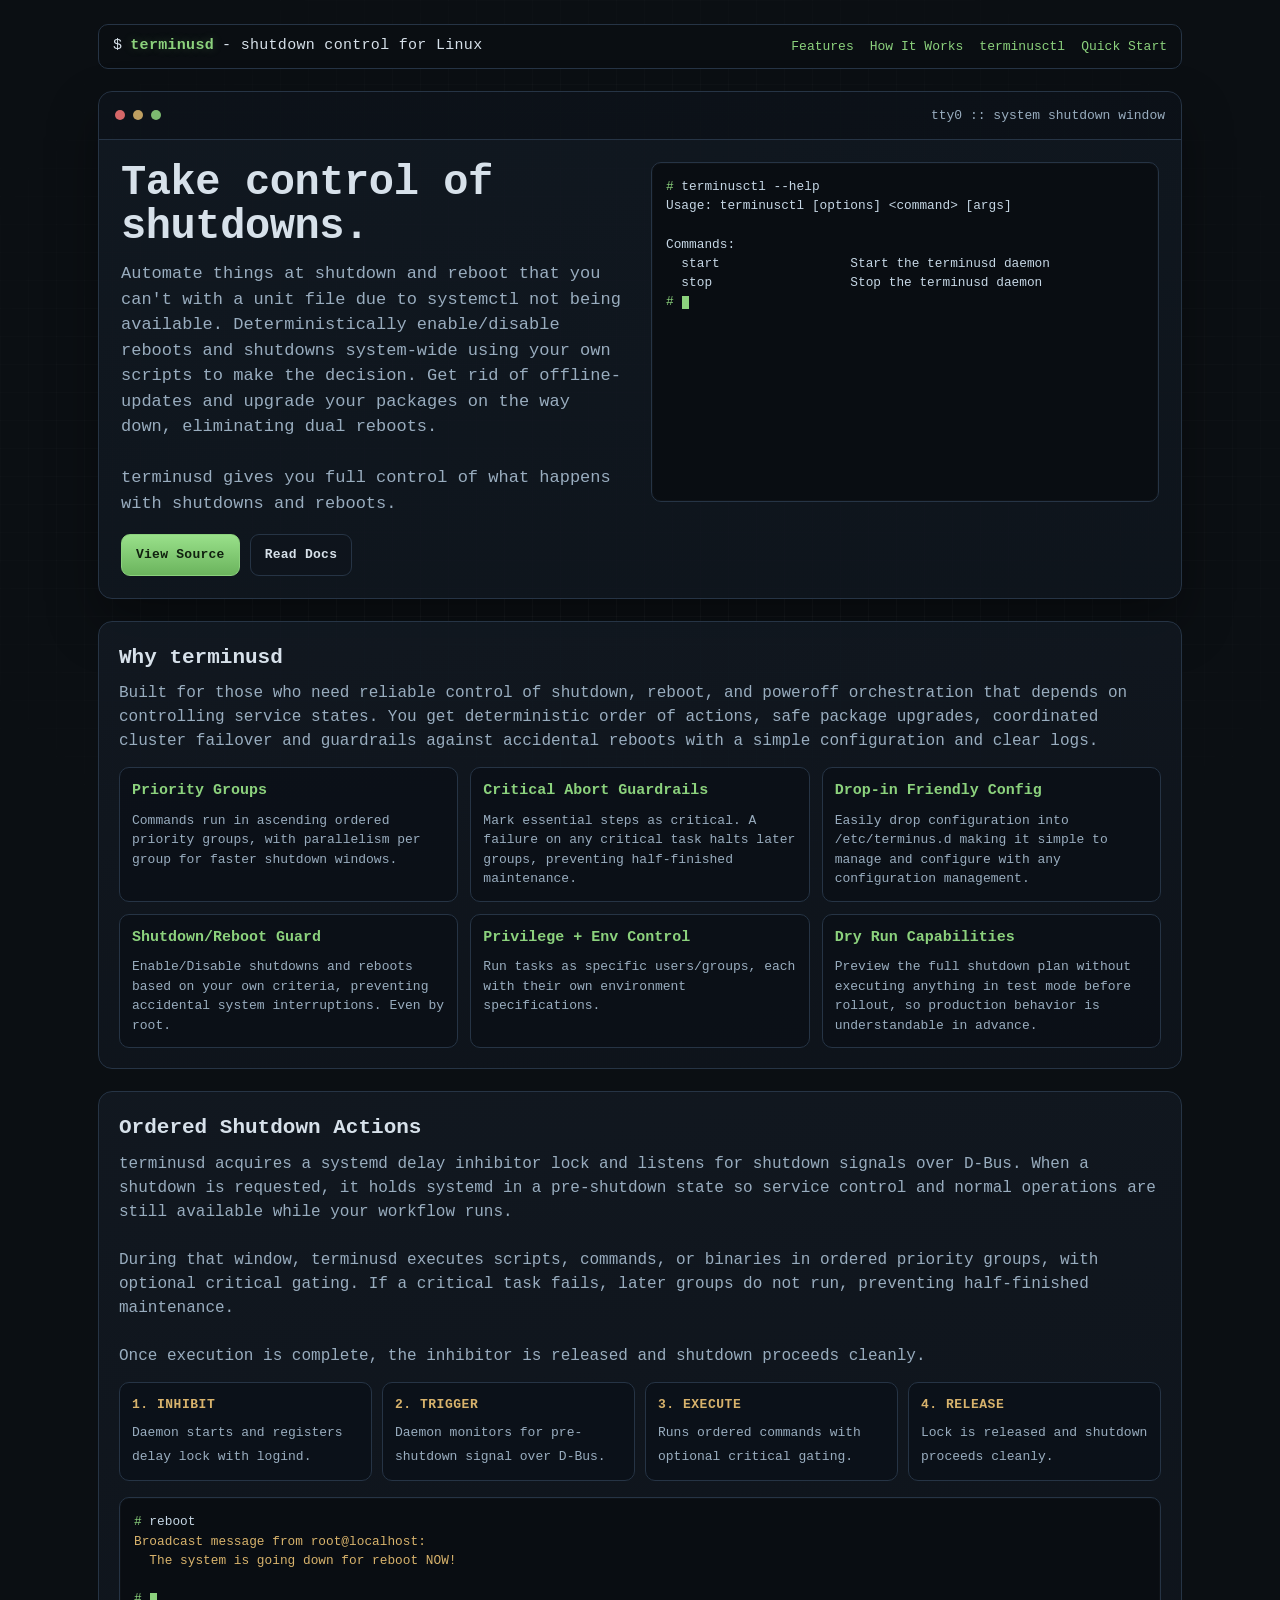
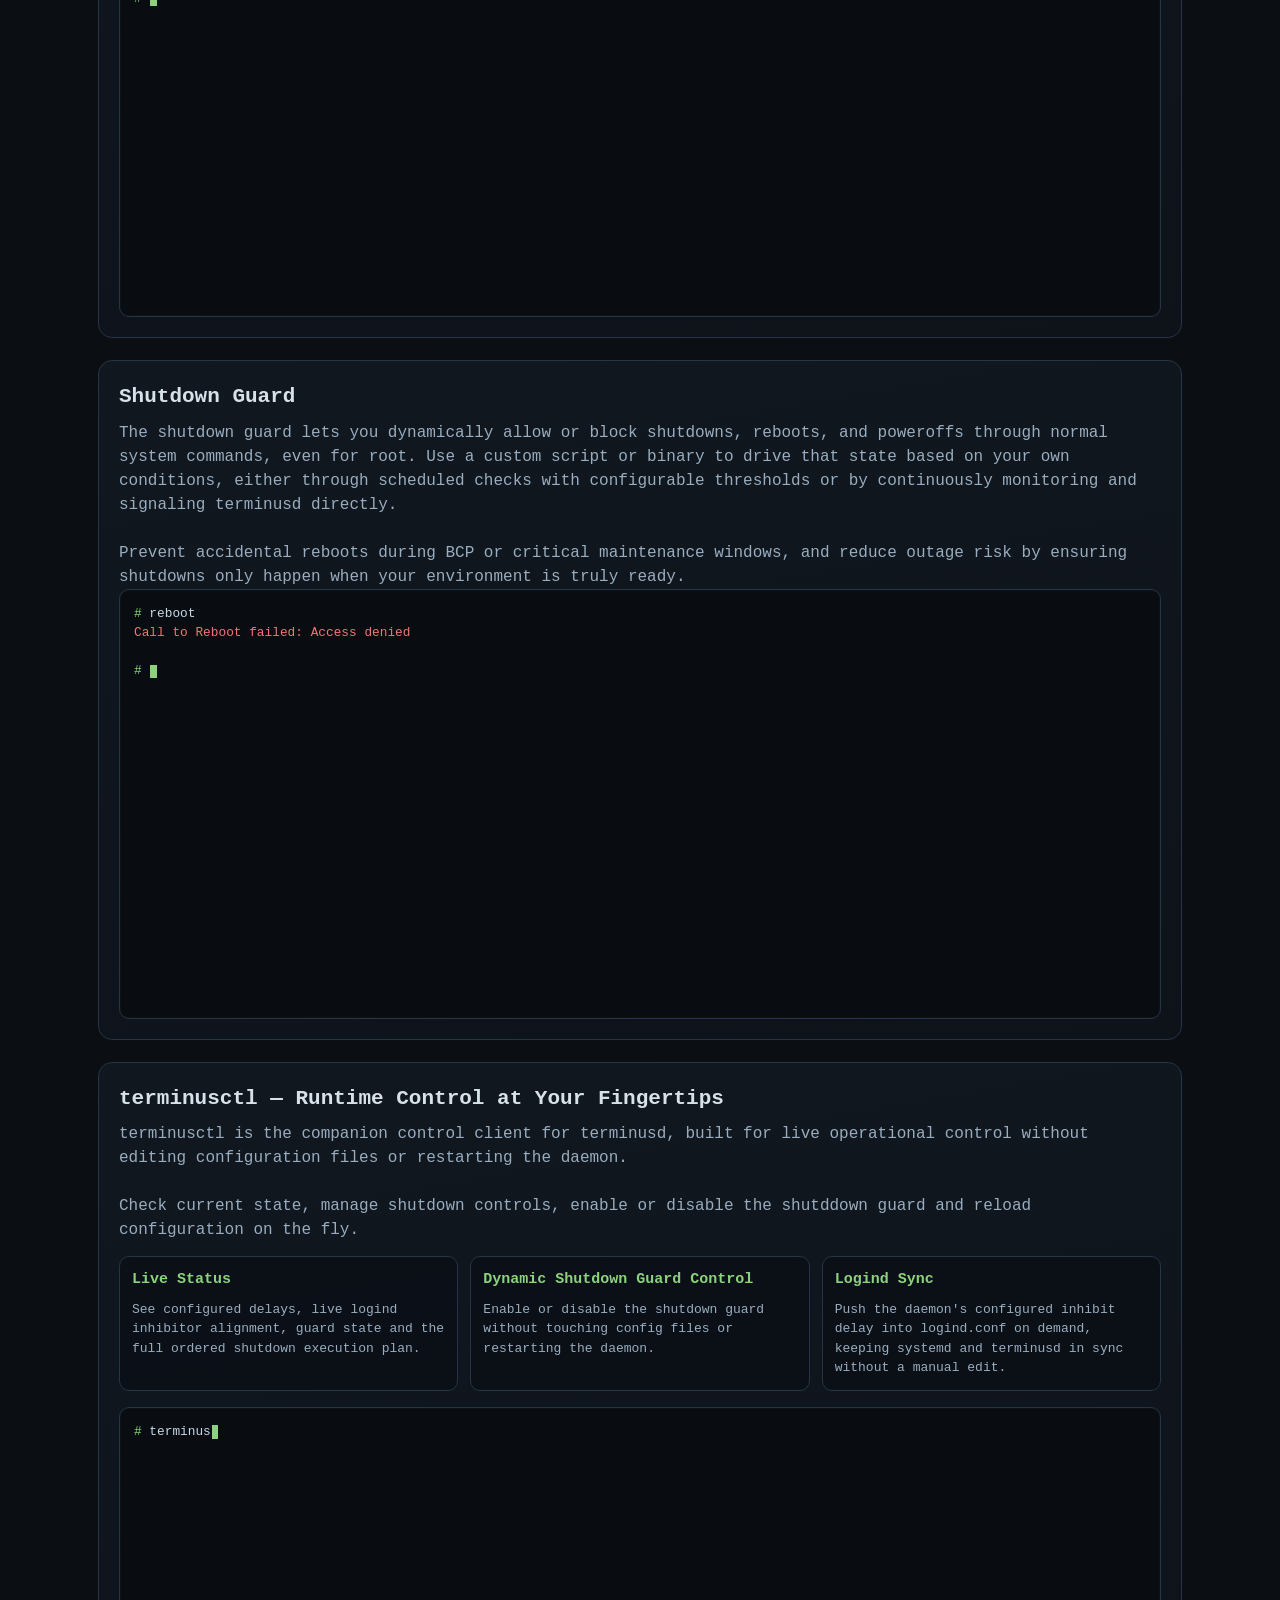
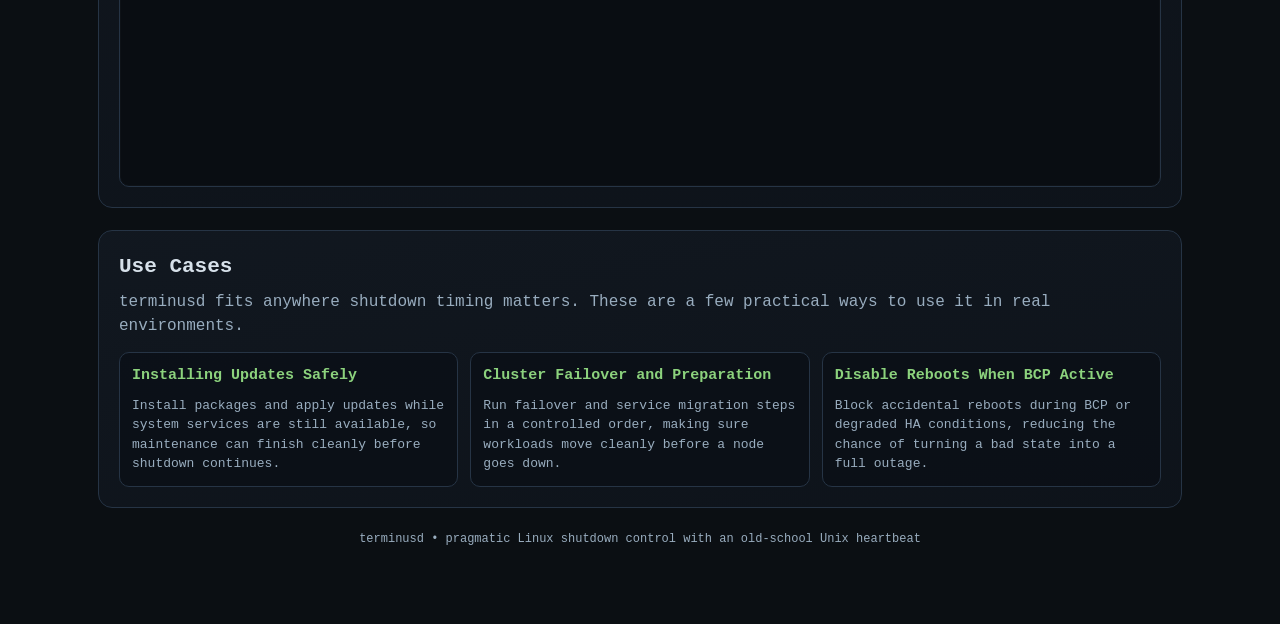
<file: docs/index.html>
<!doctype html>
<html lang="en">
<head>
    <meta charset="utf-8">
    <meta name="viewport" content="width=device-width, initial-scale=1">
    <title>terminusd - Predictable Shutdown Orchestration for Linux</title>
    <meta name="description" content="terminusd is a shutdown inhibitor daemon for Linux. Run priority-based commands before reboot or poweroff with clear logs, safe defaults, and production-grade control.">
    <style>
        :root {
            --bg: #0b0f13;
            --panel: #121922;
            --panel-2: #0f151d;
            --text: #d7e1ea;
            --muted: #99adbf;
            --accent: #8cd27d;
            --accent-2: #d8b36c;
            --line: #263445;
            --glow: rgba(140, 210, 125, 0.25);
            --max: 1120px;
            --radius: 14px;
        }

        * {
            box-sizing: border-box;
        }

        html,
        body {
            margin: 0;
            padding: 0;
            background: radial-gradient(1200px 700px at 85% -20%, #1a2a3a 0%, transparent 55%),
                        radial-gradient(1000px 800px at -15% -30%, #1f2228 0%, transparent 50%),
                        var(--bg);
            color: var(--text);
            font-family: "IBM Plex Mono", "Liberation Mono", "Courier New", monospace;
            line-height: 1.5;
        }

        a {
            color: var(--accent);
            text-decoration: none;
        }

        a:hover {
            text-decoration: underline;
        }

        .shell-grid {
            position: fixed;
            inset: 0;
            background-image:
                linear-gradient(to right, rgba(255,255,255,0.03) 1px, transparent 1px),
                linear-gradient(to bottom, rgba(255,255,255,0.03) 1px, transparent 1px);
            background-size: 28px 28px;
            mask-image: radial-gradient(ellipse at center, black 35%, transparent 90%);
            pointer-events: none;
            z-index: 0;
        }

        .wrap {
            position: relative;
            z-index: 1;
            max-width: var(--max);
            margin: 0 auto;
            padding: 24px 18px 72px;
        }

        .topbar {
            display: flex;
            align-items: center;
            justify-content: space-between;
            gap: 12px;
            padding: 10px 14px;
            border: 1px solid var(--line);
            border-radius: 10px;
            background: rgba(11, 15, 19, 0.78);
            backdrop-filter: blur(5px);
        }

        .brand {
            display: flex;
            gap: 8px;
            align-items: baseline;
            font-size: 15px;
            letter-spacing: 0.02em;
        }

        .brand strong {
            color: var(--accent);
            text-shadow: 0 0 10px var(--glow);
        }

        .top-links {
            display: flex;
            gap: 16px;
            flex-wrap: wrap;
            justify-content: flex-end;
            font-size: 13px;
            color: var(--muted);
        }

        .hero {
            margin-top: 22px;
            border: 1px solid var(--line);
            border-radius: var(--radius);
            background: linear-gradient(165deg, rgba(18,25,34,0.92), rgba(15,21,29,0.92));
            overflow: hidden;
            box-shadow: 0 24px 50px rgba(0, 0, 0, 0.35);
            animation: rise 600ms ease-out both;
        }

        .hero-head {
            display: flex;
            align-items: center;
            justify-content: space-between;
            gap: 16px;
            padding: 14px 16px;
            border-bottom: 1px solid var(--line);
            background: rgba(0, 0, 0, 0.24);
            color: var(--muted);
            font-size: 13px;
        }

        .dots {
            display: inline-flex;
            gap: 8px;
        }

        .dot {
            width: 10px;
            height: 10px;
            border-radius: 50%;
            opacity: 0.88;
        }

        .dot:nth-child(1) { background: #f27474; }
        .dot:nth-child(2) { background: #d8b36c; }
        .dot:nth-child(3) { background: #8cd27d; }

        .hero-body {
            display: grid;
            grid-template-columns: 1fr 1fr;
            gap: 22px;
            padding: 22px;
        }

        h1 {
            margin: 0;
            font-size: clamp(24px, 4.6vw, 42px);
            line-height: 1.04;
            letter-spacing: -0.01em;
        }

        .tagline {
            margin-top: 12px;
            color: var(--muted);
            font-size: clamp(14px, 1.8vw, 17px);
            max-width: 62ch;
        }

        .cta {
            margin-top: 18px;
            display: flex;
            gap: 10px;
            flex-wrap: wrap;
        }

        .btn {
            display: inline-block;
            border: 1px solid var(--line);
            border-radius: 9px;
            padding: 10px 14px;
            font-weight: 600;
            font-size: 13px;
            letter-spacing: 0.02em;
        }

        .btn.primary {
            background: linear-gradient(180deg, #99e08a, #6bb45d);
            color: #10210f;
            border-color: #8bd17c;
        }

        .btn.ghost {
            background: #0e141c;
            color: var(--text);
        }

        .terminal {
            border: 1px solid var(--line);
            border-radius: 10px;
            padding: 14px;
            background: #090d12;
            color: #c6d7e5;
            font-size: 12.8px;
            box-shadow: inset 0 0 0 1px rgba(255,255,255,0.02);
        }

        .terminal pre {
            margin: 0;
            white-space: pre-wrap;
            word-break: break-word;
        }

        .terminal .ok {
            color: var(--accent);
        }

        .terminal .warn {
            color: var(--accent-2);
        }

        .terminal .error {
            color: #f27474;
        }

        .section {
            margin-top: 22px;
            border: 1px solid var(--line);
            border-radius: var(--radius);
            background: linear-gradient(170deg, rgba(18,25,34,0.9), rgba(14,20,28,0.9));
            padding: 20px;
            animation: rise 650ms ease-out both;
        }

        .section h2 {
            margin: 0 0 8px;
            font-size: 21px;
        }

        .section p {
            margin: 0;
            color: var(--muted);
        }

        .features {
            margin-top: 14px;
            display: grid;
            grid-template-columns: repeat(3, minmax(0, 1fr));
            gap: 12px;
        }

        .card {
            border: 1px solid var(--line);
            border-radius: 10px;
            background: rgba(10, 15, 22, 0.7);
            padding: 12px;
        }

        .card h3 {
            margin: 0;
            font-size: 15px;
            color: var(--accent);
        }

        .card p {
            margin-top: 8px;
            font-size: 13px;
            color: var(--muted);
        }

        .flow {
            margin-top: 14px;
            display: grid;
            grid-template-columns: repeat(4, minmax(0, 1fr));
            gap: 10px;
        }

        .step {
            border: 1px solid var(--line);
            border-radius: 10px;
            padding: 12px;
            background: rgba(11, 16, 24, 0.72);
        }

        .step strong {
            display: block;
            color: var(--accent-2);
            margin-bottom: 6px;
            font-size: 13px;
            text-transform: uppercase;
            letter-spacing: 0.04em;
        }

        .step span {
            color: var(--muted);
            font-size: 13px;
        }

        .foot {
            margin-top: 22px;
            color: var(--muted);
            font-size: 12px;
            text-align: center;
        }

        @keyframes rise {
            from {
                transform: translateY(10px);
                opacity: 0;
            }
            to {
                transform: translateY(0);
                opacity: 1;
            }
        }

        @media (max-width: 960px) {
            .hero-body {
                grid-template-columns: 1fr;
            }

            .features {
                grid-template-columns: 1fr 1fr;
            }

            .flow {
                grid-template-columns: 1fr 1fr;
            }
        }

        @media (max-width: 640px) {
            .wrap {
                padding: 14px 12px 42px;
            }

            .topbar {
                padding: 10px;
            }

            .hero-body,
            .section {
                padding: 14px;
            }

            .features,
            .flow {
                grid-template-columns: 1fr;
            }

            .top-links {
                width: 100%;
                justify-content: flex-start;
            }
        }

        .hero-anim-terminal {
            overflow-y: auto;
            height: 340px;
            scroll-behavior: smooth;
        }

        .guard-anim-terminal {
            overflow-y: auto;
            height: 430px;
            scroll-behavior: smooth;
        }

        .ordered-anim-terminal {
            overflow-y: auto;
            height: 420px;
            scroll-behavior: smooth;
            margin-top: 16px;
        }

        .hero-anim-terminal pre {
            margin: 0;
            white-space: pre-wrap;
            word-break: break-all;
        }

        .guard-anim-terminal pre {
            margin: 0;
            white-space: pre-wrap;
            word-break: break-all;
        }

        .ordered-anim-terminal pre {
            margin: 0;
            white-space: pre-wrap;
            word-break: break-all;
        }

        .terminusctl-anim-terminal {
            overflow-y: auto;
            height: 380px;
            scroll-behavior: smooth;
            margin-top: 16px;
        }

        .terminusctl-anim-terminal pre {
            margin: 0;
            white-space: pre-wrap;
            word-break: break-all;
        }

        .hero-cursor {
            display: inline-block;
            width: 0.52em;
            height: 1.05em;
            background-color: var(--accent);
            vertical-align: text-bottom;
            margin-left: 1px;
            animation: term-blink 1.1s step-end infinite;
        }

        @keyframes term-blink {
            0%, 100% { opacity: 1; }
            50%       { opacity: 0; }
        }
    </style>
<!-- Google tag (gtag.js) -->
<script async src="https://www.googletagmanager.com/gtag/js?id=G-PKZZ3B1RT5"></script>
<script>
  window.dataLayer = window.dataLayer || [];
  function gtag(){dataLayer.push(arguments);}
  gtag('js', new Date());

  gtag('config', 'G-PKZZ3B1RT5');
</script>
</head>
<body>
    <div class="shell-grid" aria-hidden="true"></div>
    <main class="wrap">
        <header class="topbar">
            <div class="brand">
                <span>$</span>
                <strong>terminusd</strong>
                <span>- shutdown control for Linux</span>
            </div>
            <nav class="top-links" aria-label="Primary">
                <a href="#features">Features</a>
                <a href="#how">How It Works</a>
                <a href="#terminusctl">terminusctl</a>
                <a href="#start">Quick Start</a>
            </nav>
        </header>

        <section class="hero" id="start">
            <div class="hero-head">
                <div class="dots" aria-hidden="true">
                    <span class="dot"></span>
                    <span class="dot"></span>
                    <span class="dot"></span>
                </div>
                <span>tty0 :: system shutdown window</span>
            </div>
            <div class="hero-body">
                <div>
                    <h1>Take control of shutdowns.</h1>
                    <p class="tagline">
                        Automate things at shutdown and reboot that you can't with a unit file due to systemctl not being available.
                        Deterministically enable/disable reboots and shutdowns system-wide using your own scripts to make the decision.
                        Get rid of <code>offline-updates</code> and upgrade your packages on the way down, eliminating dual reboots.
                        <br><br><code>terminusd</code> gives you full control of what happens with shutdowns and reboots.
                    </p>
                    <div class="cta">
                        <a class="btn primary" href="https://github.com/JonnyWhatshisface/systemd-shutdown-inhibitor">View Source</a>
                        <a class="btn ghost" href="overview.html">Read Docs</a>
                    </div>
                </div>
                <aside class="terminal hero-anim-terminal" id="hero-anim-wrap" aria-label="Animated terminusctl demo">
<pre id="hero-anim-pre"></pre>
                </aside>
            </div>
        </section>

        <section class="section" id="features">
            <h2>Why terminusd</h2>
            <p>
                Built for those who need reliable control of shutdown, reboot, and poweroff orchestration that depends on controlling
                service states. You get deterministic order of actions, safe package upgrades, coordinated cluster failover and guardrails
                 against accidental reboots with a simple configuration and clear logs.
            </p>
            <div class="features">
                <article class="card">
                    <h3>Priority Groups</h3>
                    <p>Commands run in ascending ordered <code>priority groups</code>, with parallelism per group for faster shutdown windows.</p>
                </article>
                <article class="card">
                    <h3>Critical Abort Guardrails</h3>
                    <p>Mark essential steps as <code>critical</code>. A failure on any critical task halts later groups, preventing half-finished maintenance.</p>
                </article>
                <article class="card">
                    <h3>Drop-in Friendly Config</h3>
                    <p>Easily drop configuration into <code>/etc/terminus.d</code> making it simple to manage and configure with any configuration management.</p>
                </article>
                <article class="card">
                    <h3>Shutdown/Reboot Guard</h3>
                    <p>Enable/Disable shutdowns and reboots based on your own criteria, preventing accidental system interruptions. Even by root.</p>
                </article>
                <article class="card">
                    <h3>Privilege + Env Control</h3>
                    <p>Run tasks as specific users/groups, each with their own environment specifications.</p>
                </article>
                <article class="card">
                    <h3>Dry Run Capabilities</h3>
                    <p>Preview the full shutdown plan without executing anything in test mode before rollout, so production behavior is understandable in advance.</p>
                </article>
            </div>
        </section>

        <section class="section" id="how">
            <h2>Ordered Shutdown Actions</h2>
            <p>
                terminusd acquires a systemd delay inhibitor lock and listens for shutdown signals over D-Bus. When a shutdown is
                requested, it holds systemd in a pre-shutdown state so service control and normal operations are still available while
                your workflow runs.
                <br><br>
                During that window, terminusd executes scripts, commands, or binaries in ordered priority groups, with optional critical
                gating. If a critical task fails, later groups do not run, preventing half-finished maintenance.
                <br><br>
                Once execution is complete, the inhibitor is released and shutdown proceeds cleanly.
            </p>
            <div class="flow">
                <div class="step"><strong>1. Inhibit</strong><span>Daemon starts and registers delay lock with logind.</span></div>
                <div class="step"><strong>2. Trigger</strong><span>Daemon monitors for pre-shutdown signal over D-Bus.</span></div>
                <div class="step"><strong>3. Execute</strong><span>Runs ordered commands with optional critical gating.</span></div>
                <div class="step"><strong>4. Release</strong><span>Lock is released and shutdown proceeds cleanly.</span></div>
            </div>
            <aside class="terminal ordered-anim-terminal" id="ordered-anim-wrap" aria-label="Ordered shutdown actions animated output">
<pre id="ordered-anim-pre"></pre>
            </aside>
        </section>
        <section class="section" id="how">
            <h2>Shutdown Guard</h2>
            <p>
                The shutdown guard lets you dynamically allow or block shutdowns, reboots, and poweroffs through normal system
                commands, even for root. Use a custom script or binary to drive that state based on your own conditions,
                either through scheduled checks with configurable thresholds or by continuously monitoring and signaling
                terminusd directly.
                <br><br>
                Prevent accidental reboots during BCP or critical maintenance windows, and reduce outage risk by ensuring shutdowns
                only happen when your environment is truly ready.
            </p>
        <aside class="terminal guard-anim-terminal" id="guard-anim-wrap" aria-label="Animated shutdown guard demo">
    <pre id="guard-anim-pre"></pre>
        </aside>
        </section>

        <section class="section" id="terminusctl">
            <h2>terminusctl — Runtime Control at Your Fingertips</h2>
            <p>
                terminusctl is the companion control client for terminusd, built for live operational control without
                editing configuration files or restarting the daemon.
                <br><br>
                Check current state, manage shutdown controls, enable or disable the shutddown guard and reload configuration on the fly.
            </p>
            <div class="features" style="margin-top: 14px;">
                <article class="card">
                    <h3>Live Status</h3>
                    <p>See configured delays, live logind inhibitor alignment, guard state and the full ordered shutdown execution plan.</p>
                </article>
                <article class="card">
                    <h3>Dynamic Shutdown Guard Control</h3>
                    <p>Enable or disable the shutdown guard without touching config files or restarting the daemon.</p>
                </article>
                <article class="card">
                    <h3>Logind Sync</h3>
                    <p>Push the daemon's configured inhibit delay into logind.conf on demand, keeping systemd and terminusd in sync without a manual edit.</p>
                </article>
            </div>
            <aside class="terminal terminusctl-anim-terminal" id="terminusctl-anim-wrap" aria-label="Animated terminusctl demo">
<pre id="terminusctl-anim-pre"></pre>
            </aside>
        </section>

        <section class="section" id="use-cases">
            <h2>Use Cases</h2>
            <p>terminusd fits anywhere shutdown timing matters. These are a few practical ways to use it in real environments.</p>
            <div class="features">
                <article class="card">
                    <h3>Installing Updates Safely</h3>
                    <p>Install packages and apply updates while system services are still available, so maintenance can finish cleanly before shutdown continues.</p>
                </article>
                <article class="card">
                    <h3>Cluster Failover and Preparation</h3>
                    <p>Run failover and service migration steps in a controlled order, making sure workloads move cleanly before a node goes down.</p>
                </article>
                <article class="card">
                    <h3>Disable Reboots When BCP Active</h3>
                    <p>Block accidental reboots during BCP or degraded HA conditions, reducing the chance of turning a bad state into a full outage.</p>
                </article>
            </div>
        </section>

        <footer class="foot">
            terminusd • pragmatic Linux shutdown control with an old-school Unix heartbeat
        </footer>
    </main>
<script>
(function () {
    'use strict';

    /* ─── Shared terminal animation engine ─────────────────────────────────────
     *
     * TermAnim(preId, wrapId, opts) → instance
     *
     * opts keys (all optional):
     *   prompt      string   prompt prefix          default '# '
     *   typeMin     ms       min char delay          default 34
     *   typeJitter  ms       random added delay      default 22
     *   cmdPause    ms       pause after command     default 400
     *   lineDelay   ms       delay between lines     default 60
     *
     * instance methods:
     *   ln(text, cls)                 → line object { text, cls }
     *   typeCmd(cmd, done, [pause])   type a command then call done
     *   showLines(lines, done, [ms])  stream output lines then call done
     *   addLine(text, [cls])          append a line instantly
     *   addBlankLine()                append blank line + re-render
     *   setPrompt(bool)               show/hide idle prompt
     *   clear()                       reset terminal state
     *   render()                      force re-render
     *   runSteps(steps, stepGap, endPause)
     *     steps[]: { cmd, out[], cmdPause?, lineDelay? }
     * ─────────────────────────────────────────────────────────────────────── */
    function TermAnim(preId, wrapId, opts) {
        var pre  = document.getElementById(preId);
        var wrap = document.getElementById(wrapId);
        if (!pre || !wrap) return null;

        opts = opts || {};
        var PROMPT      = opts.prompt     || '# ';
        var TYPE_MIN    = opts.typeMin    || 34;
        var TYPE_JITTER = opts.typeJitter || 22;
        var CMD_PAUSE   = opts.cmdPause   || 400;
        var LINE_DELAY  = opts.lineDelay  || 60;

        var html       = '';
        var isTyping   = false;
        var showPrompt = true;

        function esc(s) {
            return s.replace(/&/g, '&amp;').replace(/</g, '&lt;').replace(/>/g, '&gt;');
        }

        function render() {
            var p = (showPrompt && !isTyping) ? '<span class="ok">' + esc(PROMPT) + '</span>' : '';
            pre.innerHTML = html + p + '<span class="hero-cursor"></span>';
            wrap.scrollTop = wrap.scrollHeight;
        }

        function addLine(text, cls) {
            var e = esc(text || '');
            html += cls ? '<span class="' + cls + '">' + e + '</span>\n' : e + '\n';
        }

        function addBlankLine() {
            html += '\n';
            render();
        }

        function clear() {
            html       = '';
            isTyping   = false;
            showPrompt = true;
        }

        function typeCmd(cmd, done, pauseOverride) {
            var pause = (pauseOverride !== undefined) ? pauseOverride : CMD_PAUSE;
            isTyping = true;
            html += '<span class="ok">' + esc(PROMPT) + '</span>';
            var i = 0;
            function tick() {
                if (i < cmd.length) {
                    html += esc(cmd[i++]);
                    render();
                    setTimeout(tick, TYPE_MIN + Math.random() * TYPE_JITTER);
                } else {
                    html += '\n';
                    isTyping = false;
                    render();
                    setTimeout(done, pause);
                }
            }
            render();
            setTimeout(tick, 90);
        }

        function showLines(lines, done, delayOverride) {
            var delay = (delayOverride !== undefined) ? delayOverride : LINE_DELAY;
            function next(idx) {
                if (idx >= lines.length) { render(); done(); return; }
                addLine(lines[idx].text, lines[idx].cls);
                render();
                setTimeout(function () { next(idx + 1); }, delay);
            }
            next(0);
        }

        function runSteps(steps, stepGap, endPause) {
            stepGap  = stepGap  || 6000;
            endPause = endPause || 120000;
            function doStep(i) {
                if (i >= steps.length) {
                    setTimeout(function () { clear(); render(); doStep(0); }, endPause);
                    return;
                }
                var step = steps[i];
                var ld = (step.lineDelay !== undefined) ? step.lineDelay : LINE_DELAY;
                typeCmd(step.cmd, function () {
                    showLines(step.out || [], function () {
                        addBlankLine();
                        setTimeout(function () { doStep(i + 1); }, stepGap);
                    }, ld);
                }, step.cmdPause);
            }
            clear(); render();
            setTimeout(function () { doStep(0); }, 600);
        }

        return {
            ln:           function (text, cls) { return { text: text || '', cls: cls || '' }; },
            render:       render,
            addLine:      addLine,
            addBlankLine: addBlankLine,
            clear:        clear,
            typeCmd:      typeCmd,
            showLines:    showLines,
            runSteps:     runSteps,
            setPrompt:    function (v) { showPrompt = v; }
        };
    }

    /* ─── Visibility-triggered start ─────────────────────────────────────────
     * Fires cb() once when el enters the viewport (≥10% visible).
     * Falls back to an immediate call when IntersectionObserver is unavailable.
     * ─────────────────────────────────────────────────────────────────────── */
    function whenVisible(el, cb) {
        if (!el || !('IntersectionObserver' in window)) { cb(); return; }
        var io = new IntersectionObserver(function (entries) {
            if (entries[0].isIntersecting) { io.disconnect(); cb(); }
        }, { threshold: 0.1 });
        io.observe(el);
    }

    /* ─── Hero terminal ─────────────────────────────────────────────────────── */
    (function () {
        var t = TermAnim('hero-anim-pre', 'hero-anim-wrap', {
            typeMin: 34, typeJitter: 26, cmdPause: 380, lineDelay: 52
        });
        if (!t) return;
        var ln = t.ln;

        whenVisible(document.getElementById('hero-anim-wrap'), function () { t.runSteps([
            {
                cmd: 'terminusctl --help',
                out: [
                    ln('Usage: terminusctl [options] <command> [args]'),
                    ln(''),
                    ln('Commands:'),
                    ln('  start                 Start the terminusd daemon'),
                    ln('  stop                  Stop the terminusd daemon'),
                    ln('  status                Show current daemon status'),
                    ln('  reload-config         Reload scripts/config'),
                    ln('  shutdown-guard        enable|disable shutdown guard'),
                    ln('  shutdown-commands     enable|disable shutdown commands'),
                    ln('  system-reboot         Request reboot through daemon'),
                    ln('  system-shutdown       Request shutdown through daemon'),
                    ln(''),
                    ln('Options:'),
                    ln('  -f, --force           Skip confirmation prompt'),
                    ln('  --set-logind-inhibitor-delay'),
                    ln('                        Write daemon inhibit delay to logind.conf'),
                    ln('  --skip-scripts        Skip script execution'),
                    ln('  -h, --help            Show this help'),
                ]
            },
            {
                cmd: 'terminusctl status',
                out: [
                    ln('========================================'),
                    ln('            terminusd status'),
                    ln('========================================'),
                    ln(''),
                    ln('Inhibitor Settings'),
                    ln('------------------'),
                    ln('Daemon Max Delay       : 30s'),
                    ln('Logind Max Delay       : 30s'),
                    ln('Delay Match            : yes'),
                    ln(''),
                    ln('Shutdown Controls'),
                    ln('-----------------'),
                    ln('Shutdown Requests      : disabled', 'error'),
                    ln('Shutdown Guard         : enabled'),
                    ln('Guard Type             : persist'),
                    ln('Guard Command          : /usr/libexec/terminusd/examples/example-persistent-shutdown-guard.sh'),
                    ln(''),
                    ln('Shutdown Execution Plan'),
                    ln('-----------------------'),
                    ln('Enabled scripts        : 4'),
                    ln('Priority 100           : notifyusers'),
                    ln('  Command              : /usr/libexec/terminusd/examples/notify.sh'),
                    ln('  Critical             : no'),
                    ln('Priority 200           : drain-app'),
                    ln('  Command              : /usr/local/bin/drain-app-traffic --timeout 20'),
                    ln('  Critical             : yes', 'warn'),
                    ln('Priority 300           : applyupdates'),
                    ln('  Command              : /usr/libexec/terminusd/examples/applyupdates.sh'),
                    ln('  Critical             : no'),
                    ln('Priority 900           : final-sync'),
                    ln('  Command              : /usr/bin/sync'),
                    ln('  Critical             : no'),
                ]
            },
            {
                cmd: 'cat /var/log/messages | grep terminusd',
                lineDelay: 68,
                out: [
                    ln('Mar 28 09:14:02 localhost terminusd[1842]: inhibitor lock acquired (fd=5)'),
                    ln('Mar 28 09:14:02 localhost terminusd[1842]: listening for pre-shutdown on D-Bus'),
                    ln('Mar 28 09:14:03 localhost terminusd[1842]: [shutdown_guard] persist mode: command="/usr/libexec/terminusd/examples/example-persistent-shutdown-guard.sh"'),
                    ln('Mar 28 09:14:03 localhost terminusd[1842]: [shutdown_guard] persistent user-defined guard started (pid 1849)'),
                    ln('Mar 28 09:44:18 localhost terminusd[1842]: [shutdown_guard] WARNING: IP 192.168.1.225 not responding (failure 1/3)', 'warn'),
                    ln('Mar 28 09:44:48 localhost terminusd[1842]: [shutdown_guard] WARNING: IP 192.168.1.225 not responding (failure 2/3)', 'warn'),
                    ln('Mar 28 09:45:18 localhost terminusd[1842]: [shutdown_guard] WARNING: Failure threshold reached; requesting shutdown disable', 'warn'),
                    ln('Mar 28 09:45:18 localhost terminusd[1842]: [shutdown_guard] DISABLED shutdowns', 'warn'),
                ]
            },
            {
                cmd: '/usr/sbin/reboot',
                cmdPause: 180,
                out: [ ln('Call to Reboot failed: Access denied', 'error') ]
            },
            {
                cmd: 'systemctl reboot',
                cmdPause: 180,
                out: [ ln('Call to Reboot failed: Access denied', 'error') ]
            },
            {
                cmd: 'terminusctl shutdown-commands enable',
                out: [ ln('shutdown enabled', 'ok') ]
            },
            {
                cmd: 'reboot',
                out: [
                    ln('NOTICE: broadcast wall message to logged-in users', 'warn'),
                    ln('Broadcast message from root@localhost:'),
                    ln('  System is preparing for shutdown. Please save your work and log out.'),
                ]
            },
            {
                cmd: 'cat /var/log/messages | grep -i terminus',
                lineDelay: 68,
                out: [
                    ln('Mar 28 09:46:02 localhost terminusd[1842]: [notifyusers] Launching command="/usr/libexec/terminusd/examples/example-shutdown-notify.sh" priority=100 user=root group=root'),
                    ln('Mar 28 09:46:03 localhost terminusd[1842]: [notifyusers] NOTICE: broadcast wall message to logged-in users'),
                    ln('Mar 28 09:46:03 localhost terminusd[1842]: [notifyusers] finished successfully'),
                    ln('Mar 28 09:46:04 localhost terminusd[1842]: [drain-app] Launching command="/usr/local/bin/drain-app-traffic --timeout 20" priority=200 user=root group=root'),
                    ln('Mar 28 09:46:26 localhost terminusd[1842]: [drain-app] finished successfully'),
                    ln('Mar 28 09:46:27 localhost terminusd[1842]: [applyupdates] Launching command="/usr/libexec/terminusd/examples/example-package-updates.sh" priority=300 user=root group=root'),
                    ln('Mar 28 09:57:32 localhost terminusd[1842]: [applyupdates] finished successfully'),
                    ln('Mar 28 09:57:33 localhost terminusd[1842]: [final-sync] Launching command="/usr/bin/sync" priority=900 user=root group=root'),
                    ln('Mar 28 09:57:34 localhost terminusd[1842]: [final-sync] finished successfully'),
                    ln('Mar 28 09:57:34 localhost terminusd[1842]: All scripts finished. Releasing inhibitor lock.'),
                    ln(''),
                    ln('Notice: Updates have finished installing and the system will now reboot!'),
                    ln(''),
                    ln('Connection to localhost closed by remote host.', 'error'),
                    ln('client_loop: send disconnect: Broken pipe', 'error'),
                ]
            },
        ], 6000, 120000); }); // end whenVisible
    }());

    /* ─── Ordered shutdown terminal ─────────────────────────────────────────── */
    (function () {
        var t = TermAnim('ordered-anim-pre', 'ordered-anim-wrap', {
            typeMin: 34, typeJitter: 22, lineDelay: 66, cmdPause: 450
        });
        if (!t) return;
        var ln = t.ln;
        var STEP_GAP  = 6000;
        var END_PAUSE = 95000;

        function run() {
            t.clear(); t.render();
            t.typeCmd('reboot', function () {
                t.addLine('Broadcast message from root@localhost:', 'warn');
                t.addLine('  The system is going down for reboot NOW!', 'warn');
                t.addBlankLine();
                setTimeout(function () {
                    t.typeCmd('tail -f /var/log/messages | grep terminusd', function () {
                        t.setPrompt(false);
                        t.showLines([
                            ln('Mar 28 11:05:02 localhost terminusd[1842]: [notifyusers] Launching command="/usr/libexec/terminusd/examples/example-shutdown-notify.sh" priority=100 user=root group=root'),
                            ln('Mar 28 11:05:03 localhost terminusd[1842]: [notifyusers] NOTICE: broadcast wall message to logged-in users'),
                            ln('Mar 28 11:05:03 localhost terminusd[1842]: [notifyusers] finished successfully'),
                            ln('Mar 28 11:05:04 localhost terminusd[1842]: [drain-app] Launching command="/usr/local/bin/drain-app-traffic --timeout 20" priority=200 user=root group=root'),
                            ln('Mar 28 11:06:15 localhost terminusd[1842]: [drain-app] finished successfully'),
                            ln('Mar 28 11:06:16 localhost terminusd[1842]: [applyupdates] Launching command="/usr/libexec/terminusd/examples/example-package-updates.sh" priority=300 user=root group=root'),
                            ln('Mar 28 11:17:08 localhost terminusd[1842]: [applyupdates] finished successfully'),
                            ln('Mar 28 11:17:09 localhost terminusd[1842]: [final-sync] Launching command="/usr/bin/sync" priority=900 user=root group=root'),
                            ln('Mar 28 11:17:15 localhost terminusd[1842]: [final-sync] finished successfully'),
                            ln('Mar 28 11:17:16 localhost terminusd[1842]: All scripts finished. Releasing inhibitor lock.'),
                            ln(''),
                            ln('Connection to localhost closed by remote host.', 'error'),
                            ln('client_loop: send disconnect: Broken pipe', 'error'),
                        ], function () {
                            t.setPrompt(false);
                            t.render();
                            setTimeout(run, END_PAUSE);
                        });
                    });
                }, STEP_GAP);
            });
        }

        whenVisible(document.getElementById('ordered-anim-wrap'), run);
    }());

    /* ─── Shutdown guard terminal ────────────────────────────────────────────── */
    (function () {
        var t = TermAnim('guard-anim-pre', 'guard-anim-wrap', {
            typeMin: 34, typeJitter: 22, lineDelay: 68, cmdPause: 420
        });
        if (!t) return;
        var ln = t.ln;
        var STEP_GAP       = 6000;
        var LONG_TAIL_WAIT = 10000;
        var END_PAUSE      = 90000;

        function run() {
            t.clear(); t.render();
            t.typeCmd('reboot', function () {
                t.addLine('Call to Reboot failed: Access denied', 'error');
                t.addBlankLine();
                setTimeout(function () {
                    t.typeCmd('tail -f /var/log/messages | grep terminusd', function () {
                        t.setPrompt(false);
                        t.showLines([
                            ln('Mar 28 13:04:31 localhost terminusd[284775]: [shutdown_guard] persist mode: command="/usr/libexec/terminusd/examples/example-persistent-shutdown-guard.sh" user=svcacct group=svcacct'),
                            ln('Mar 28 13:04:31 localhost terminusd[284775]: [shutdown_guard] persistent user-defined guard started (pid 284776)'),
                            ln('Mar 28 13:04:31 localhost terminusd[284775]: [shutdown_guard] INFO: Configuration: IP=192.168.1.225 interval=30s threshold=3 timeout=5s'),
                            ln('Mar 28 13:04:31 localhost terminusd[284775]: [shutdown_guard] INFO: Persistent shutdown guard started for 192.168.1.225'),
                            ln('Mar 28 13:04:36 localhost terminusd[284775]: [shutdown_guard] WARNING: IP 192.168.1.225 is not responding (failure 1/3)', 'warn'),
                            ln('Mar 28 13:04:41 localhost terminusd[284775]: [shutdown_guard] WARNING: IP 192.168.1.225 is not responding (failure 2/3)', 'warn'),
                            ln('Mar 28 13:04:46 localhost terminusd[284775]: [shutdown_guard] WARNING: Failure threshold reached for 192.168.1.225; requesting shutdown disable', 'warn'),
                            ln('Mar 28 13:04:46 localhost terminusd[284775]: [shutdown_guard] DISABLED shutdowns (runtime)', 'warn'),
                        ], function () {
                            setTimeout(function () {
                                t.showLines([
                                    ln('Mar 28 13:04:51 localhost terminusd[284775]: [shutdown_guard] WARNING: IP 192.168.1.225 still unreachable (consecutive failures: 4)', 'warn'),
                                    ln('Mar 28 13:04:56 localhost terminusd[284775]: [shutdown_guard] WARNING: IP 192.168.1.225 still unreachable (consecutive failures: 5)', 'warn'),
                                    ln('Mar 28 13:05:01 localhost terminusd[284775]: [shutdown_guard] INFO: IP 192.168.1.225 is responding again after 5 consecutive failures'),
                                    ln('Mar 28 13:05:01 localhost terminusd[284775]: [shutdown_guard] INFO: Connectivity restored; requesting shutdown enable'),
                                    ln('Mar 28 13:05:01 localhost terminusd[284775]: [shutdown_guard] ENABLED shutdowns (runtime)', 'ok'),
                                ], function () {
                                    t.setPrompt(true);
                                    t.addBlankLine();
                                    setTimeout(function () {
                                        t.typeCmd('reboot', function () {
                                            t.setPrompt(false);
                                            t.addLine('Connection to localhost closed by remote host.', 'error');
                                            t.addLine('client_loop: send disconnect: Broken pipe', 'error');
                                            t.render();
                                            setTimeout(run, END_PAUSE);
                                        });
                                    }, STEP_GAP);
                                }, 0);
                            }, LONG_TAIL_WAIT);
                        }, 0);
                    });
                }, STEP_GAP);
            });
        }

        whenVisible(document.getElementById('guard-anim-wrap'), run);
    }());

    /* ─── terminusctl terminal ──────────────────────────────────────────────── */
    (function () {
        var t = TermAnim('terminusctl-anim-pre', 'terminusctl-anim-wrap', {
            typeMin: 34, typeJitter: 22, cmdPause: 400, lineDelay: 46
        });
        if (!t) return;
        var ln = t.ln;

        var STATUS_OUT_1 = [
            ln('========================================'),
            ln('            terminusd status'),
            ln('========================================'),
            ln(''),
            ln('Inhibitor Settings'),
            ln('------------------'),
            ln('Daemon Max Delay       : 1800s'),
            ln('Logind Max Delay       : 1800s'),
            ln('Delay Match            : yes'),
            ln(''),
            ln('Shutdown Controls'),
            ln('-----------------'),
            ln('Shutdown Requests      : enabled', 'ok'),
            ln('Shutdown Guard         : disabled'),
            ln('Guard Type             : oneshot'),
            ln('Guard Command          : <unset>'),
            ln('Guard User             : <daemon>'),
            ln('Guard Group            : <daemon>'),
            ln('Guard Env File         : <inherited>'),
            ln('Guard Interval         : 30s'),
            ln('Guard Threshold        : 1'),
            ln(''),
            ln('Shutdown Execution Plan'),
            ln('---------------------'),
            ln('Enabled Scripts  : 3'),
            ln(''),
            ln('Priority 100 (2 scripts)'),
            ln('  [1] notifyusers'),
            ln('      critical : no'),
            ln('      command  : /usr/libexec/terminusd/examples/example-shutdown-notify.sh'),
            ln('      user     : root'),
            ln('      group    : root'),
            ln('      env      : <inherited>'),
            ln(''),
            ln('  [2] sleepdelay'),
            ln('      critical : no'),
            ln('      command  : /bin/sleep 5'),
            ln('      user     : root'),
            ln('      group    : root'),
            ln('      env      : <inherited>'),
            ln(''),
            ln('Priority 200 (1 script)'),
            ln('  [3] terminateusersessions'),
            ln('      critical : no'),
            ln('      command  : /usr/libexec/terminusd/examples/example-terminate-user-sessions.sh'),
            ln('      user     : root'),
            ln('      group    : root'),
            ln('      env      : <inherited>'),
        ];

        var STATUS_OUT_2 = [
            ln('========================================'),
            ln('            terminusd status'),
            ln('========================================'),
            ln(''),
            ln('Inhibitor Settings'),
            ln('------------------'),
            ln('Daemon Max Delay       : 1800s'),
            ln('Logind Max Delay       : 1800s'),
            ln('Delay Match            : yes'),
            ln(''),
            ln('Shutdown Controls'),
            ln('-----------------'),
            ln('Shutdown Requests      : enabled', 'ok'),
            ln('Shutdown Guard         : disabled'),
            ln('Guard Type             : oneshot'),
            ln('Guard Command          : <unset>'),
            ln('Guard User             : <daemon>'),
            ln('Guard Group            : <daemon>'),
            ln('Guard Env File         : <inherited>'),
            ln('Guard Interval         : 30s'),
            ln('Guard Threshold        : 1'),
            ln(''),
            ln('Shutdown Execution Plan'),
            ln('---------------------'),
            ln('Enabled Scripts  : 3'),
            ln(''),
            ln('Priority 50 (1 script)'),
            ln('  [1] terminateusersessions'),
            ln('      critical : no'),
            ln('      command  : /usr/libexec/terminusd/examples/example-terminate-user-sessions.sh'),
            ln('      user     : root'),
            ln('      group    : root'),
            ln('      env      : <inherited>'),
            ln(''),
            ln('Priority 100 (2 scripts)'),
            ln('  [2] notifyusers'),
            ln('      critical : no'),
            ln('      command  : /usr/libexec/terminusd/examples/example-shutdown-notify.sh'),
            ln('      user     : root'),
            ln('      group    : root'),
            ln('      env      : <inherited>'),
            ln(''),
            ln('  [3] sleepdelay'),
            ln('      critical : no'),
            ln('      command  : /bin/sleep 5'),
            ln('      user     : root'),
            ln('      group    : root'),
            ln('      env      : <inherited>'),
        ];

        whenVisible(document.getElementById('terminusctl-anim-wrap'), function () { t.runSteps([
            {
                cmd: 'terminusctl status',
                out: STATUS_OUT_1
            },
            {
                cmd: "sed -i 's/^priority = .*/priority = 50/' /etc/terminus.d/terminateusersessions.conf",
                cmdPause: 200,
                out: []
            },
            {
                cmd: 'terminusctl reload-config',
                out: [ ln('configuration reloaded', 'ok') ]
            },
            {
                cmd: 'terminusctl status',
                out: STATUS_OUT_2
            },
        ], 2000, 90000); }); // end whenVisible
    }());

}());
</script>
</body>
</html>
</file>
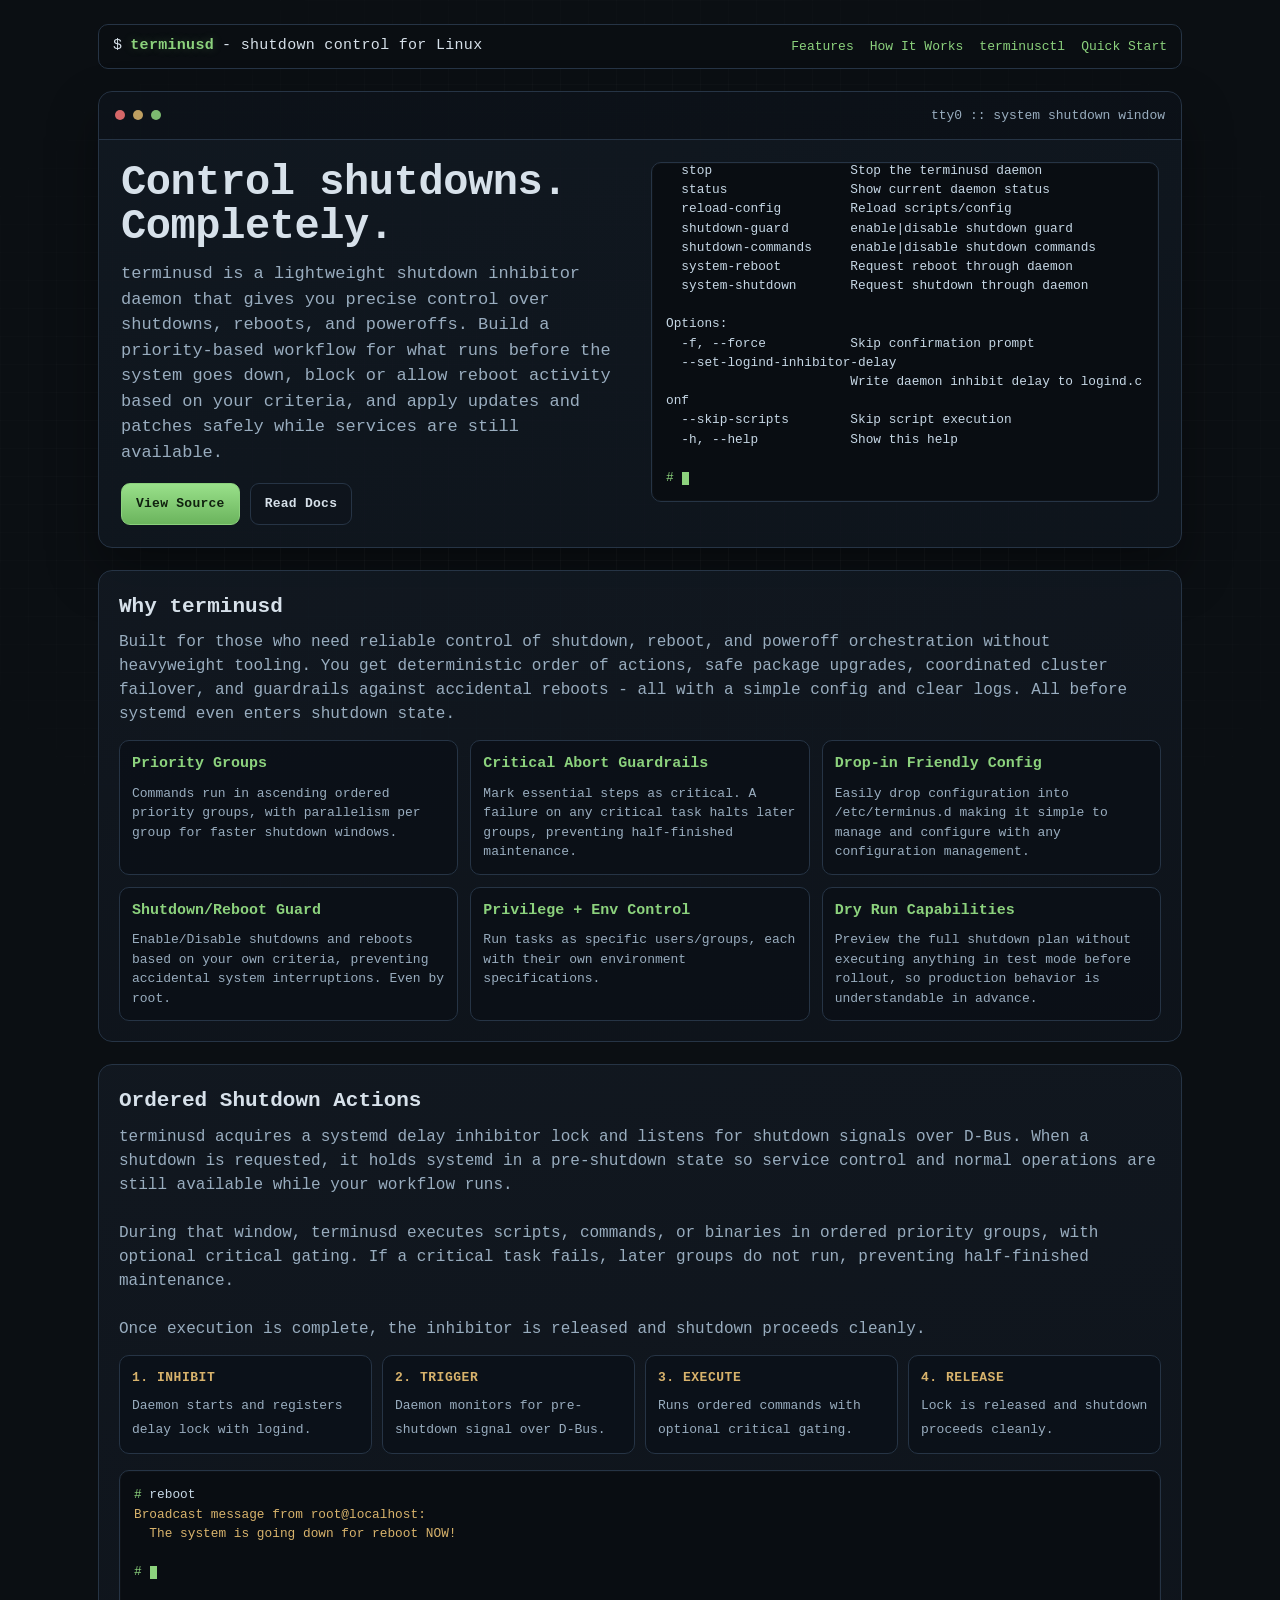
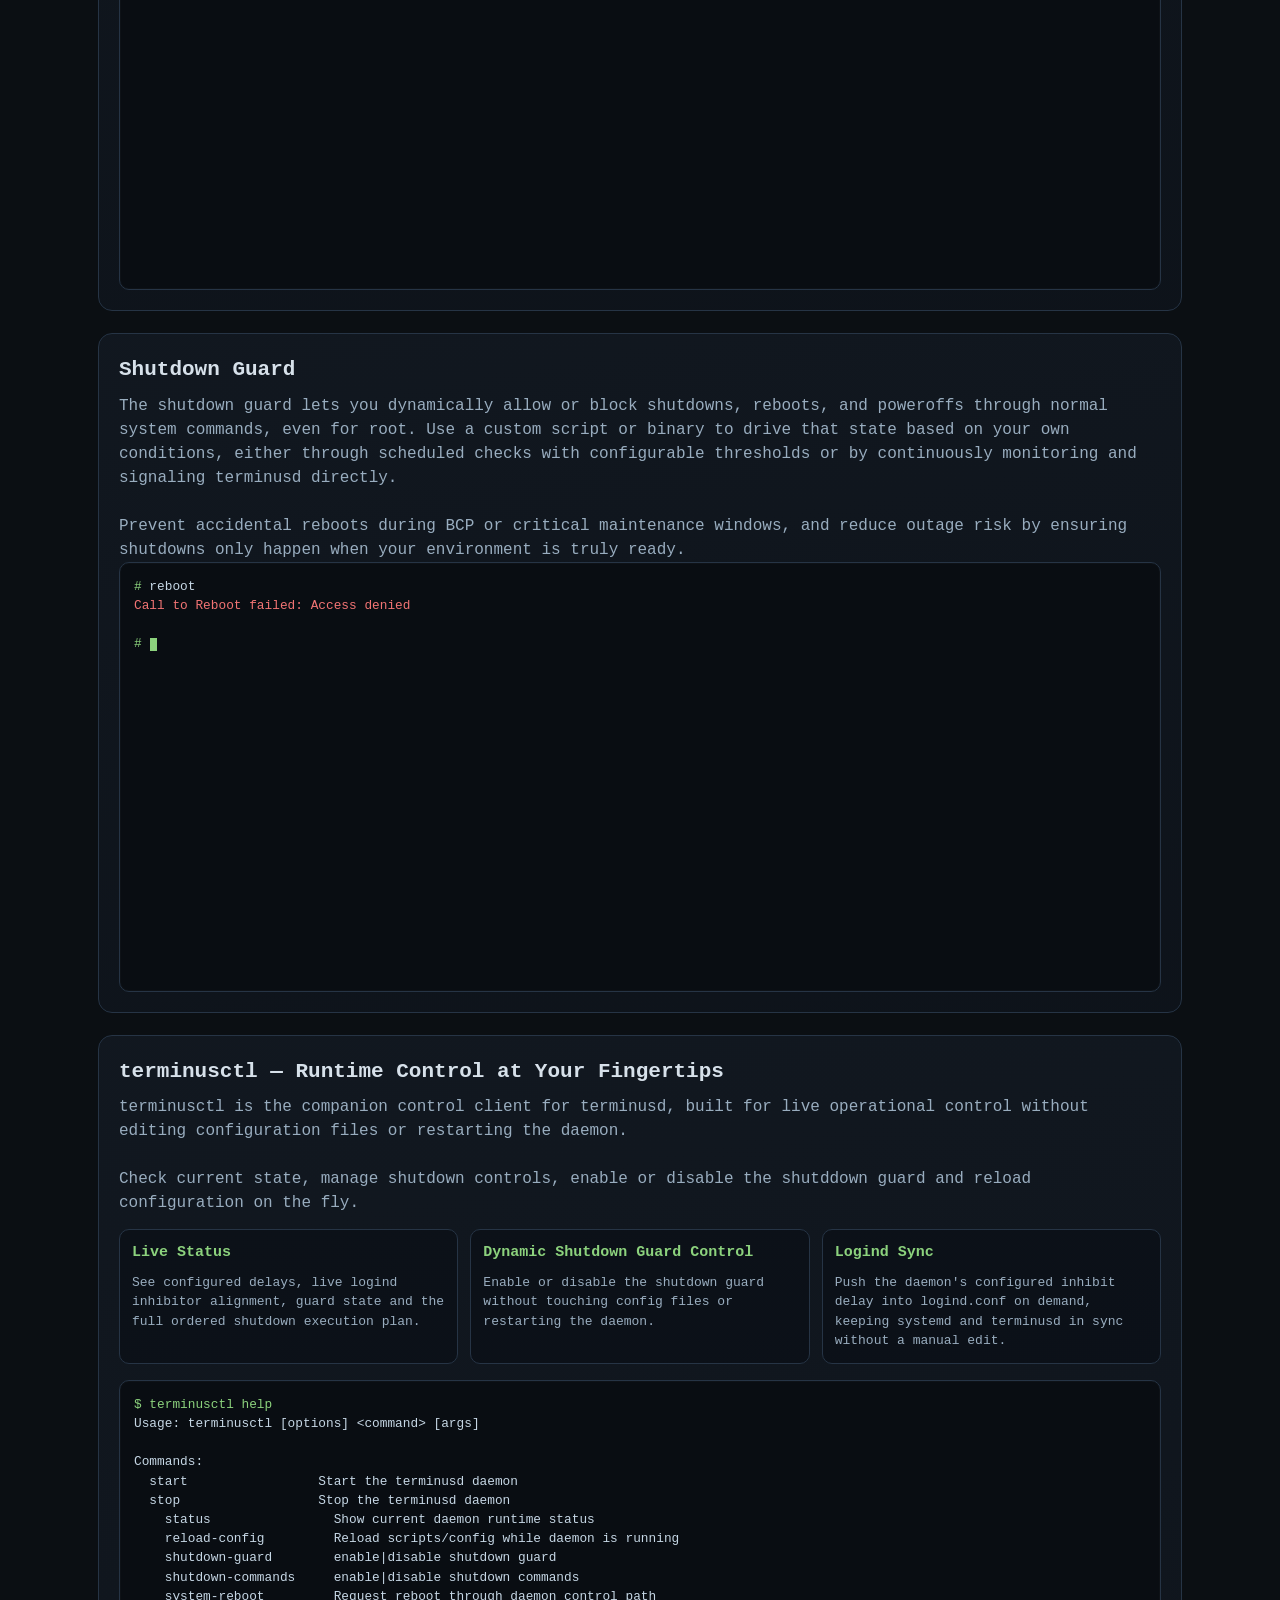
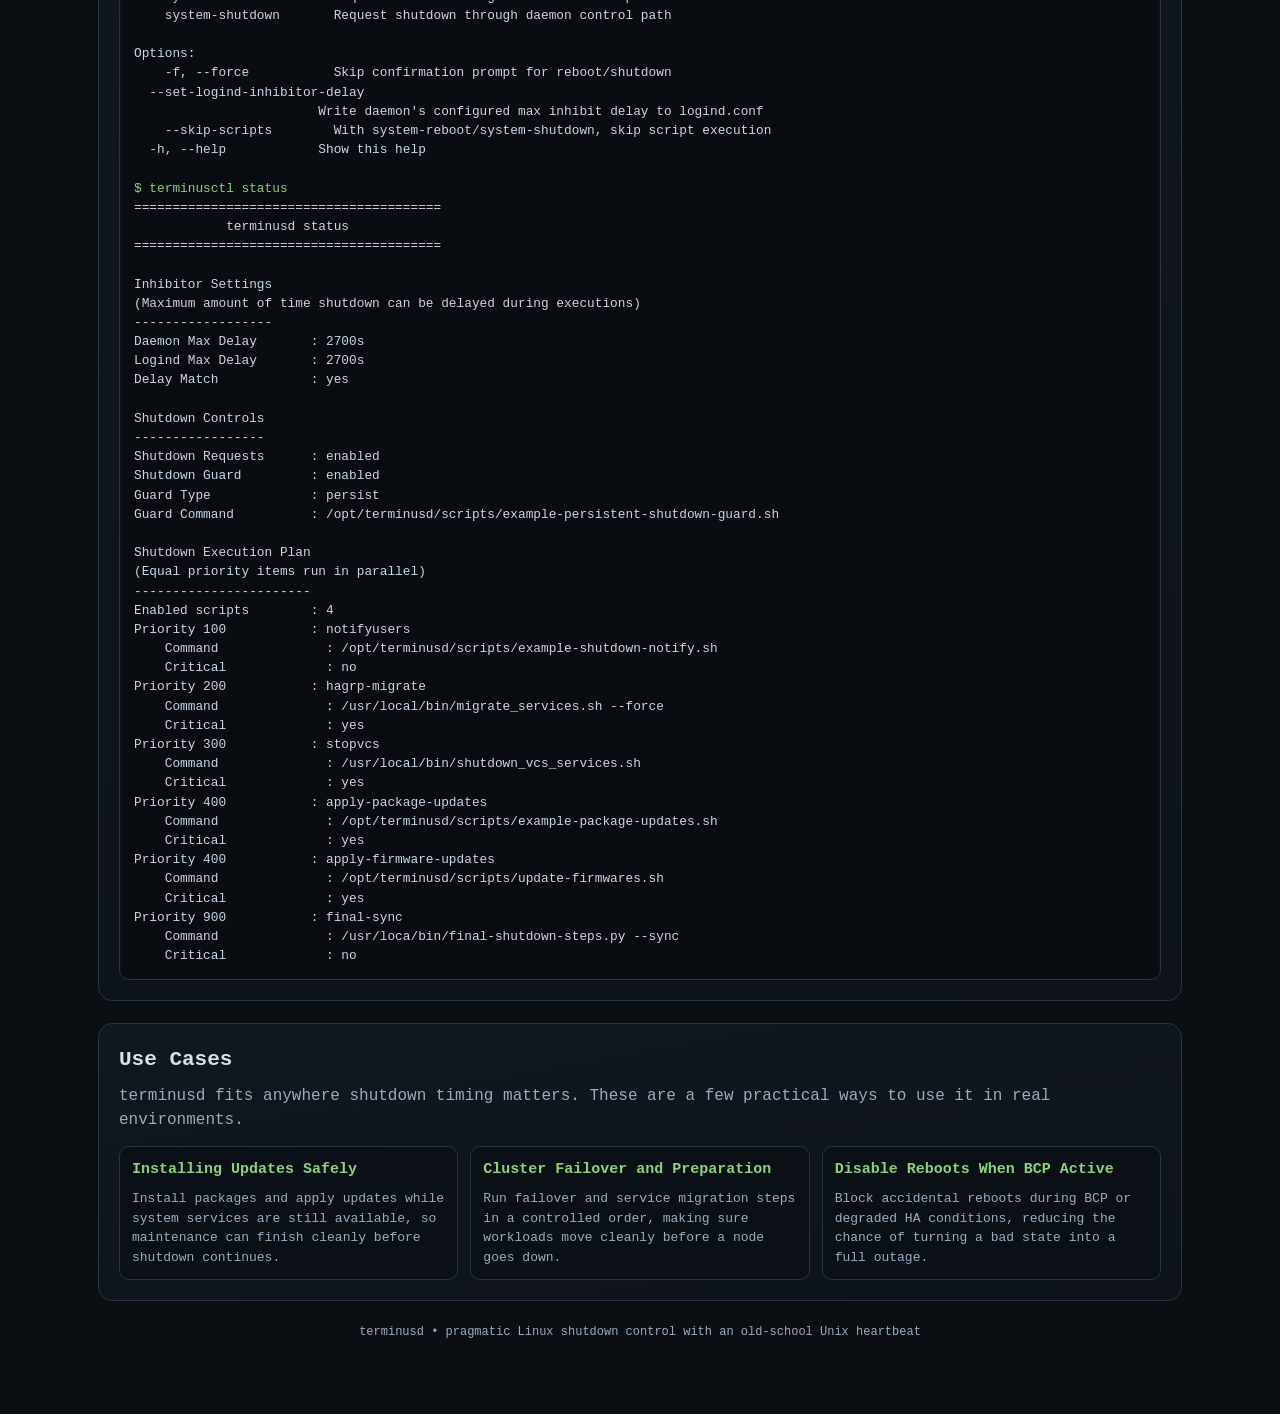
<file: site/index.html>
<!doctype html>
<html lang="en">
<head>
    <meta charset="utf-8">
    <meta name="viewport" content="width=device-width, initial-scale=1">
    <title>terminusd - Predictable Shutdown Orchestration for Linux</title>
    <meta name="description" content="terminusd is a shutdown inhibitor daemon for Linux. Run priority-based commands before reboot or poweroff with clear logs, safe defaults, and production-grade control.">
    <style>
        :root {
            --bg: #0b0f13;
            --panel: #121922;
            --panel-2: #0f151d;
            --text: #d7e1ea;
            --muted: #99adbf;
            --accent: #8cd27d;
            --accent-2: #d8b36c;
            --line: #263445;
            --glow: rgba(140, 210, 125, 0.25);
            --max: 1120px;
            --radius: 14px;
        }

        * {
            box-sizing: border-box;
        }

        html,
        body {
            margin: 0;
            padding: 0;
            background: radial-gradient(1200px 700px at 85% -20%, #1a2a3a 0%, transparent 55%),
                        radial-gradient(1000px 800px at -15% -30%, #1f2228 0%, transparent 50%),
                        var(--bg);
            color: var(--text);
            font-family: "IBM Plex Mono", "Liberation Mono", "Courier New", monospace;
            line-height: 1.5;
        }

        a {
            color: var(--accent);
            text-decoration: none;
        }

        a:hover {
            text-decoration: underline;
        }

        .shell-grid {
            position: fixed;
            inset: 0;
            background-image:
                linear-gradient(to right, rgba(255,255,255,0.03) 1px, transparent 1px),
                linear-gradient(to bottom, rgba(255,255,255,0.03) 1px, transparent 1px);
            background-size: 28px 28px;
            mask-image: radial-gradient(ellipse at center, black 35%, transparent 90%);
            pointer-events: none;
            z-index: 0;
        }

        .wrap {
            position: relative;
            z-index: 1;
            max-width: var(--max);
            margin: 0 auto;
            padding: 24px 18px 72px;
        }

        .topbar {
            display: flex;
            align-items: center;
            justify-content: space-between;
            gap: 12px;
            padding: 10px 14px;
            border: 1px solid var(--line);
            border-radius: 10px;
            background: rgba(11, 15, 19, 0.78);
            backdrop-filter: blur(5px);
        }

        .brand {
            display: flex;
            gap: 8px;
            align-items: baseline;
            font-size: 15px;
            letter-spacing: 0.02em;
        }

        .brand strong {
            color: var(--accent);
            text-shadow: 0 0 10px var(--glow);
        }

        .top-links {
            display: flex;
            gap: 16px;
            flex-wrap: wrap;
            justify-content: flex-end;
            font-size: 13px;
            color: var(--muted);
        }

        .hero {
            margin-top: 22px;
            border: 1px solid var(--line);
            border-radius: var(--radius);
            background: linear-gradient(165deg, rgba(18,25,34,0.92), rgba(15,21,29,0.92));
            overflow: hidden;
            box-shadow: 0 24px 50px rgba(0, 0, 0, 0.35);
            animation: rise 600ms ease-out both;
        }

        .hero-head {
            display: flex;
            align-items: center;
            justify-content: space-between;
            gap: 16px;
            padding: 14px 16px;
            border-bottom: 1px solid var(--line);
            background: rgba(0, 0, 0, 0.24);
            color: var(--muted);
            font-size: 13px;
        }

        .dots {
            display: inline-flex;
            gap: 8px;
        }

        .dot {
            width: 10px;
            height: 10px;
            border-radius: 50%;
            opacity: 0.88;
        }

        .dot:nth-child(1) { background: #f27474; }
        .dot:nth-child(2) { background: #d8b36c; }
        .dot:nth-child(3) { background: #8cd27d; }

        .hero-body {
            display: grid;
            grid-template-columns: 1fr 1fr;
            gap: 22px;
            padding: 22px;
        }

        h1 {
            margin: 0;
            font-size: clamp(24px, 4.6vw, 42px);
            line-height: 1.04;
            letter-spacing: -0.01em;
        }

        .tagline {
            margin-top: 12px;
            color: var(--muted);
            font-size: clamp(14px, 1.8vw, 17px);
            max-width: 62ch;
        }

        .cta {
            margin-top: 18px;
            display: flex;
            gap: 10px;
            flex-wrap: wrap;
        }

        .btn {
            display: inline-block;
            border: 1px solid var(--line);
            border-radius: 9px;
            padding: 10px 14px;
            font-weight: 600;
            font-size: 13px;
            letter-spacing: 0.02em;
        }

        .btn.primary {
            background: linear-gradient(180deg, #99e08a, #6bb45d);
            color: #10210f;
            border-color: #8bd17c;
        }

        .btn.ghost {
            background: #0e141c;
            color: var(--text);
        }

        .terminal {
            border: 1px solid var(--line);
            border-radius: 10px;
            padding: 14px;
            background: #090d12;
            color: #c6d7e5;
            font-size: 12.8px;
            box-shadow: inset 0 0 0 1px rgba(255,255,255,0.02);
        }

        .terminal pre {
            margin: 0;
            white-space: pre-wrap;
            word-break: break-word;
        }

        .terminal .ok {
            color: var(--accent);
        }

        .terminal .warn {
            color: var(--accent-2);
        }

        .terminal .error {
            color: #f27474;
        }

        .section {
            margin-top: 22px;
            border: 1px solid var(--line);
            border-radius: var(--radius);
            background: linear-gradient(170deg, rgba(18,25,34,0.9), rgba(14,20,28,0.9));
            padding: 20px;
            animation: rise 650ms ease-out both;
        }

        .section h2 {
            margin: 0 0 8px;
            font-size: 21px;
        }

        .section p {
            margin: 0;
            color: var(--muted);
        }

        .features {
            margin-top: 14px;
            display: grid;
            grid-template-columns: repeat(3, minmax(0, 1fr));
            gap: 12px;
        }

        .card {
            border: 1px solid var(--line);
            border-radius: 10px;
            background: rgba(10, 15, 22, 0.7);
            padding: 12px;
        }

        .card h3 {
            margin: 0;
            font-size: 15px;
            color: var(--accent);
        }

        .card p {
            margin-top: 8px;
            font-size: 13px;
            color: var(--muted);
        }

        .flow {
            margin-top: 14px;
            display: grid;
            grid-template-columns: repeat(4, minmax(0, 1fr));
            gap: 10px;
        }

        .step {
            border: 1px solid var(--line);
            border-radius: 10px;
            padding: 12px;
            background: rgba(11, 16, 24, 0.72);
        }

        .step strong {
            display: block;
            color: var(--accent-2);
            margin-bottom: 6px;
            font-size: 13px;
            text-transform: uppercase;
            letter-spacing: 0.04em;
        }

        .step span {
            color: var(--muted);
            font-size: 13px;
        }

        .foot {
            margin-top: 22px;
            color: var(--muted);
            font-size: 12px;
            text-align: center;
        }

        @keyframes rise {
            from {
                transform: translateY(10px);
                opacity: 0;
            }
            to {
                transform: translateY(0);
                opacity: 1;
            }
        }

        @media (max-width: 960px) {
            .hero-body {
                grid-template-columns: 1fr;
            }

            .features {
                grid-template-columns: 1fr 1fr;
            }

            .flow {
                grid-template-columns: 1fr 1fr;
            }
        }

        @media (max-width: 640px) {
            .wrap {
                padding: 14px 12px 42px;
            }

            .topbar {
                padding: 10px;
            }

            .hero-body,
            .section {
                padding: 14px;
            }

            .features,
            .flow {
                grid-template-columns: 1fr;
            }

            .top-links {
                width: 100%;
                justify-content: flex-start;
            }
        }

        .hero-anim-terminal {
            overflow-y: auto;
            height: 340px;
            scroll-behavior: smooth;
        }

        .guard-anim-terminal {
            overflow-y: auto;
            height: 430px;
            scroll-behavior: smooth;
        }

        .ordered-anim-terminal {
            overflow-y: auto;
            height: 420px;
            scroll-behavior: smooth;
            margin-top: 16px;
        }

        .hero-anim-terminal pre {
            margin: 0;
            white-space: pre-wrap;
            word-break: break-all;
        }

        .guard-anim-terminal pre {
            margin: 0;
            white-space: pre-wrap;
            word-break: break-all;
        }

        .ordered-anim-terminal pre {
            margin: 0;
            white-space: pre-wrap;
            word-break: break-all;
        }

        .hero-cursor {
            display: inline-block;
            width: 0.52em;
            height: 1.05em;
            background-color: var(--accent);
            vertical-align: text-bottom;
            margin-left: 1px;
            animation: term-blink 1.1s step-end infinite;
        }

        @keyframes term-blink {
            0%, 100% { opacity: 1; }
            50%       { opacity: 0; }
        }
    </style>
</head>
<body>
    <div class="shell-grid" aria-hidden="true"></div>
    <main class="wrap">
        <header class="topbar">
            <div class="brand">
                <span>$</span>
                <strong>terminusd</strong>
                <span>- shutdown control for Linux</span>
            </div>
            <nav class="top-links" aria-label="Primary">
                <a href="#features">Features</a>
                <a href="#how">How It Works</a>
                <a href="#terminusctl">terminusctl</a>
                <a href="#start">Quick Start</a>
            </nav>
        </header>

        <section class="hero" id="start">
            <div class="hero-head">
                <div class="dots" aria-hidden="true">
                    <span class="dot"></span>
                    <span class="dot"></span>
                    <span class="dot"></span>
                </div>
                <span>tty0 :: system shutdown window</span>
            </div>
            <div class="hero-body">
                <div>
                    <h1>Control shutdowns. Completely.</h1>
                    <p class="tagline">
                        terminusd is a lightweight shutdown inhibitor daemon that gives you precise control over
                        shutdowns, reboots, and poweroffs. Build a priority-based workflow for what runs before the
                        system goes down, block or allow reboot activity based on your criteria, and apply updates and
                        patches safely while services are still available.
                    </p>
                    <div class="cta">
                        <a class="btn primary" href="https://github.com/JonnyWhatshisface/systemd-shutdown-inhibitor">View Source</a>
                        <a class="btn ghost" href="../README.md">Read Docs</a>
                    </div>
                </div>
                <aside class="terminal hero-anim-terminal" id="hero-anim-wrap" aria-label="Animated terminusctl demo">
<pre id="hero-anim-pre"></pre>
                </aside>
            </div>
        </section>

        <section class="section" id="features">
            <h2>Why terminusd</h2>
            <p>
                Built for those who need reliable control of shutdown, reboot, and poweroff orchestration without heavyweight tooling.
                You get deterministic order of actions, safe package upgrades, coordinated cluster failover, and guardrails against 
                accidental reboots - all with a simple config and clear logs. All before systemd even enters shutdown state.
            </p>
            <div class="features">
                <article class="card">
                    <h3>Priority Groups</h3>
                    <p>Commands run in ascending ordered <code>priority groups</code>, with parallelism per group for faster shutdown windows.</p>
                </article>
                <article class="card">
                    <h3>Critical Abort Guardrails</h3>
                    <p>Mark essential steps as <code>critical</code>. A failure on any critical task halts later groups, preventing half-finished maintenance.</p>
                </article>
                <article class="card">
                    <h3>Drop-in Friendly Config</h3>
                    <p>Easily drop configuration into <code>/etc/terminus.d</code> making it simple to manage and configure with any configuration management.</p>
                </article>
                <article class="card">
                    <h3>Shutdown/Reboot Guard</h3>
                    <p>Enable/Disable shutdowns and reboots based on your own criteria, preventing accidental system interruptions. Even by root.</p>
                </article>
                <article class="card">
                    <h3>Privilege + Env Control</h3>
                    <p>Run tasks as specific users/groups, each with their own environment specifications.</p>
                </article>
                <article class="card">
                    <h3>Dry Run Capabilities</h3>
                    <p>Preview the full shutdown plan without executing anything in test mode before rollout, so production behavior is understandable in advance.</p>
                </article>
            </div>
        </section>

        <section class="section" id="how">
            <h2>Ordered Shutdown Actions</h2>
            <p>
                terminusd acquires a systemd delay inhibitor lock and listens for shutdown signals over D-Bus. When a shutdown is
                requested, it holds systemd in a pre-shutdown state so service control and normal operations are still available while
                your workflow runs.
                <br><br>
                During that window, terminusd executes scripts, commands, or binaries in ordered priority groups, with optional critical
                gating. If a critical task fails, later groups do not run, preventing half-finished maintenance.
                <br><br>
                Once execution is complete, the inhibitor is released and shutdown proceeds cleanly.
            </p>
            <div class="flow">
                <div class="step"><strong>1. Inhibit</strong><span>Daemon starts and registers delay lock with logind.</span></div>
                <div class="step"><strong>2. Trigger</strong><span>Daemon monitors for pre-shutdown signal over D-Bus.</span></div>
                <div class="step"><strong>3. Execute</strong><span>Runs ordered commands with optional critical gating.</span></div>
                <div class="step"><strong>4. Release</strong><span>Lock is released and shutdown proceeds cleanly.</span></div>
            </div>
            <aside class="terminal ordered-anim-terminal" id="ordered-anim-wrap" aria-label="Ordered shutdown actions animated output">
<pre id="ordered-anim-pre"></pre>
            </aside>
        </section>
        <section class="section" id="how">
            <h2>Shutdown Guard</h2>
            <p>
                The shutdown guard lets you dynamically allow or block shutdowns, reboots, and poweroffs through normal system
                commands, even for root. Use a custom script or binary to drive that state based on your own conditions,
                either through scheduled checks with configurable thresholds or by continuously monitoring and signaling
                terminusd directly.
                <br><br>
                Prevent accidental reboots during BCP or critical maintenance windows, and reduce outage risk by ensuring shutdowns
                only happen when your environment is truly ready.
            </p>
        <aside class="terminal guard-anim-terminal" id="guard-anim-wrap" aria-label="Animated shutdown guard demo">
    <pre id="guard-anim-pre"></pre>
        </aside>
        </section>

        <section class="section" id="terminusctl">
            <h2>terminusctl — Runtime Control at Your Fingertips</h2>
            <p>
                terminusctl is the companion control client for terminusd, built for live operational control without
                editing configuration files or restarting the daemon.
                <br><br>
                Check current state, manage shutdown controls, enable or disable the shutddown guard and reload configuration on the fly.
            </p>
            <div class="features" style="margin-top: 14px;">
                <article class="card">
                    <h3>Live Status</h3>
                    <p>See configured delays, live logind inhibitor alignment, guard state and the full ordered shutdown execution plan.</p>
                </article>
                <article class="card">
                    <h3>Dynamic Shutdown Guard Control</h3>
                    <p>Enable or disable the shutdown guard without touching config files or restarting the daemon.</p>
                </article>
                <article class="card">
                    <h3>Logind Sync</h3>
                    <p>Push the daemon's configured inhibit delay into logind.conf on demand, keeping systemd and terminusd in sync without a manual edit.</p>
                </article>
            </div>
            <aside class="terminal" style="margin-top: 16px;" aria-label="terminusctl help output">
<pre>
<span class="ok">$ terminusctl help</span>
Usage: terminusctl [options] &lt;command&gt; [args]

Commands:
  start                 Start the terminusd daemon
  stop                  Stop the terminusd daemon
    status                Show current daemon runtime status
    reload-config         Reload scripts/config while daemon is running
    shutdown-guard        enable|disable shutdown guard
    shutdown-commands     enable|disable shutdown commands
    system-reboot         Request reboot through daemon control path
    system-shutdown       Request shutdown through daemon control path

Options:
    -f, --force           Skip confirmation prompt for reboot/shutdown
  --set-logind-inhibitor-delay
                        Write daemon's configured max inhibit delay to logind.conf
    --skip-scripts        With system-reboot/system-shutdown, skip script execution
  -h, --help            Show this help

<span class="ok">$ terminusctl status</span>
========================================
            terminusd status
========================================

Inhibitor Settings
(Maximum amount of time shutdown can be delayed during executions)
------------------
Daemon Max Delay       : 2700s
Logind Max Delay       : 2700s
Delay Match            : yes

Shutdown Controls
-----------------
Shutdown Requests      : enabled
Shutdown Guard         : enabled
Guard Type             : persist
Guard Command          : /opt/terminusd/scripts/example-persistent-shutdown-guard.sh

Shutdown Execution Plan 
(Equal priority items run in parallel)
-----------------------
Enabled scripts        : 4
Priority 100           : notifyusers
    Command              : /opt/terminusd/scripts/example-shutdown-notify.sh
    Critical             : no
Priority 200           : hagrp-migrate
    Command              : /usr/local/bin/migrate_services.sh --force
    Critical             : yes
Priority 300           : stopvcs
    Command              : /usr/local/bin/shutdown_vcs_services.sh
    Critical             : yes
Priority 400           : apply-package-updates
    Command              : /opt/terminusd/scripts/example-package-updates.sh
    Critical             : yes
Priority 400           : apply-firmware-updates
    Command              : /opt/terminusd/scripts/update-firmwares.sh
    Critical             : yes
Priority 900           : final-sync
    Command              : /usr/loca/bin/final-shutdown-steps.py --sync
    Critical             : no
</pre>
            </aside>
        </section>

        <section class="section" id="use-cases">
            <h2>Use Cases</h2>
            <p>terminusd fits anywhere shutdown timing matters. These are a few practical ways to use it in real environments.</p>
            <div class="features">
                <article class="card">
                    <h3>Installing Updates Safely</h3>
                    <p>Install packages and apply updates while system services are still available, so maintenance can finish cleanly before shutdown continues.</p>
                </article>
                <article class="card">
                    <h3>Cluster Failover and Preparation</h3>
                    <p>Run failover and service migration steps in a controlled order, making sure workloads move cleanly before a node goes down.</p>
                </article>
                <article class="card">
                    <h3>Disable Reboots When BCP Active</h3>
                    <p>Block accidental reboots during BCP or degraded HA conditions, reducing the chance of turning a bad state into a full outage.</p>
                </article>
            </div>
        </section>

        <footer class="foot">
            terminusd • pragmatic Linux shutdown control with an old-school Unix heartbeat
        </footer>
    </main>
<script>
(function () {
    'use strict';
    var pre  = document.getElementById('hero-anim-pre');
    var wrap = document.getElementById('hero-anim-wrap');
    if (!pre || !wrap) return;

    var PROMPT     = '# ';
    var TYPE_MIN   = 34;
    var TYPE_JITTER = 26;
    var CMD_PAUSE  = 380;
    var LINE_DELAY = 52;
    var STEP_GAP   = 6000;
    var END_PAUSE  = 120000;

    function esc(s) {
        return s.replace(/&/g, '&amp;').replace(/</g, '&lt;').replace(/>/g, '&gt;');
    }

    function ln(text, cls) { return { text: text || '', cls: cls || '' }; }

    var steps = [
        {
            cmd: 'terminusctl --help',
            out: [
                ln('Usage: terminusctl [options] <command> [args]'),
                ln(''),
                ln('Commands:'),
                ln('  start                 Start the terminusd daemon'),
                ln('  stop                  Stop the terminusd daemon'),
                ln('  status                Show current daemon status'),
                ln('  reload-config         Reload scripts/config'),
                ln('  shutdown-guard        enable|disable shutdown guard'),
                ln('  shutdown-commands     enable|disable shutdown commands'),
                ln('  system-reboot         Request reboot through daemon'),
                ln('  system-shutdown       Request shutdown through daemon'),
                ln(''),
                ln('Options:'),
                ln('  -f, --force           Skip confirmation prompt'),
                ln('  --set-logind-inhibitor-delay'),
                ln('                        Write daemon inhibit delay to logind.conf'),
                ln('  --skip-scripts        Skip script execution'),
                ln('  -h, --help            Show this help'),
            ]
        },
        {
            cmd: 'terminusctl status',
            out: [
                ln('========================================'),
                ln('            terminusd status'),
                ln('========================================'),
                ln(''),
                ln('Inhibitor Settings'),
                ln('------------------'),
                ln('Daemon Max Delay       : 30s'),
                ln('Logind Max Delay       : 30s'),
                ln('Delay Match            : yes'),
                ln(''),
                ln('Shutdown Controls'),
                ln('-----------------'),
                ln('Shutdown Requests      : disabled', 'error'),
                ln('Shutdown Guard         : enabled'),
                ln('Guard Type             : persist'),
                ln('Guard Command          : /opt/terminusd/scripts/example-persistent-shutdown-guard.sh'),
                ln(''),
                ln('Shutdown Execution Plan'),
                ln('-----------------------'),
                ln('Enabled scripts        : 4'),
                ln('Priority 100           : notifyusers'),
                ln('  Command              : /opt/terminusd/scripts/notify.sh'),
                ln('  Critical             : no'),
                ln('Priority 200           : drain-app'),
                ln('  Command              : /usr/local/bin/drain-app-traffic --timeout 20'),
                ln('  Critical             : yes', 'warn'),
                ln('Priority 300           : applyupdates'),
                ln('  Command              : /opt/terminusd/scripts/applyupdates.sh'),
                ln('  Critical             : no'),
                ln('Priority 900           : final-sync'),
                ln('  Command              : /usr/bin/sync'),
                ln('  Critical             : no'),
            ]
        },
        {
            cmd: 'cat /var/log/messages | grep terminusd',
            lineDelay: 68,
            out: [
                ln('Mar 28 09:14:02 localhost terminusd[1842]: inhibitor lock acquired (fd=5)'),
                ln('Mar 28 09:14:02 localhost terminusd[1842]: listening for pre-shutdown on D-Bus'),
                ln('Mar 28 09:14:03 localhost terminusd[1842]: [shutdown_guard] persist mode: command="/opt/terminusd/scripts/example-persistent-shutdown-guard.sh"'),
                ln('Mar 28 09:14:03 localhost terminusd[1842]: [shutdown_guard] persistent user-defined guard started (pid 1849)'),
                ln('Mar 28 09:44:18 localhost terminusd[1842]: [shutdown_guard] WARNING: IP 192.168.1.225 not responding (failure 1/3)', 'warn'),
                ln('Mar 28 09:44:48 localhost terminusd[1842]: [shutdown_guard] WARNING: IP 192.168.1.225 not responding (failure 2/3)', 'warn'),
                ln('Mar 28 09:45:18 localhost terminusd[1842]: [shutdown_guard] WARNING: Failure threshold reached; requesting shutdown disable', 'warn'),
                ln('Mar 28 09:45:18 localhost terminusd[1842]: [shutdown_guard] DISABLED shutdowns', 'warn'),
            ]
        },
        {
            cmd: '/usr/sbin/reboot',
            cmdPause: 180,
            out: [ ln('Call to Reboot failed: Access denied', 'error') ]
        },
        {
            cmd: 'systemctl reboot',
            cmdPause: 180,
            out: [ ln('Call to Reboot failed: Access denied', 'error') ]
        },
        {
            cmd: 'terminusctl shutdown-commands enable',
            out: [
                ln('shutdown enabled', 'ok'),
            ]
        },
        {
            cmd: 'reboot',
            out: [
                ln('NOTICE: broadcast wall message to logged-in users', 'warn'),
                ln('Broadcast message from root@localhost:'),
                ln('  System is preparing for shutdown. Please save your work and log out.'),
            ]
        },
        {
            cmd: 'cat /var/log/messages | grep -i terminus',
            lineDelay: 68,
            out: [
                ln('Mar 28 09:46:02 localhost terminusd[1842]: [notifyusers] Launching command="/opt/terminusd/scripts/example-shutdown-notify.sh" priority=100 user=root group=root'),
                ln('Mar 28 09:46:03 localhost terminusd[1842]: [notifyusers] NOTICE: broadcast wall message to logged-in users'),
                ln('Mar 28 09:46:03 localhost terminusd[1842]: [notifyusers] finished successfully'),
                ln('Mar 28 09:46:04 localhost terminusd[1842]: [drain-app] Launching command="/usr/local/bin/drain-app-traffic --timeout 20" priority=200 user=root group=root'),
                ln('Mar 28 09:46:26 localhost terminusd[1842]: [drain-app] finished successfully'),
                ln('Mar 28 09:46:27 localhost terminusd[1842]: [applyupdates] Launching command="/opt/terminusd/scripts/example-package-updates.sh" priority=300 user=root group=root'),
                ln('Mar 28 09:57:32 localhost terminusd[1842]: [applyupdates] finished successfully'),
                ln('Mar 28 09:57:33 localhost terminusd[1842]: [final-sync] Launching command="/usr/bin/sync" priority=900 user=root group=root'),
                ln('Mar 28 09:57:34 localhost terminusd[1842]: [final-sync] finished successfully'),
                ln('Mar 28 09:57:34 localhost terminusd[1842]: All scripts finished. Releasing inhibitor lock.'),
                ln(''),
                ln('Notice: Updates have finished installing and the system will now reboot!'),
                ln(''),
                ln('Connection to localhost closed by remote host.', 'error'),
                ln('client_loop: send disconnect: Broken pipe', 'error'),
            ]
        },
    ];

    var html = '';
    var isTyping = false;

    function render(extra) {
        var idlePrompt = isTyping ? '' : '<span class="ok">' + esc(PROMPT) + '</span>';
        pre.innerHTML = html + extra + idlePrompt + '<span class="hero-cursor"></span>';
        wrap.scrollTop = wrap.scrollHeight;
    }

    function addOutputLine(text, cls) {
        var e = esc(text);
        html += cls ? '<span class="' + cls + '">' + e + '</span>\n' : e + '\n';
    }

    function typeCmd(cmd, pause, done) {
        isTyping = true;
        html += '<span class="ok">' + esc(PROMPT) + '</span>';
        var i = 0;
        function tick() {
            if (i < cmd.length) {
                html += esc(cmd[i++]);
                render('');
                setTimeout(tick, TYPE_MIN + Math.random() * TYPE_JITTER);
            } else {
                html += '\n';
                isTyping = false;
                render('');
                setTimeout(done, pause);
            }
        }
        render('');
        setTimeout(tick, 90);
    }

    function showLines(lines, idx, delay, done) {
        if (idx >= lines.length) {
            html += '\n';
            render('');
            done();
            return;
        }
        addOutputLine(lines[idx].text, lines[idx].cls);
        render('');
        setTimeout(function () { showLines(lines, idx + 1, delay, done); }, delay);
    }

    function runStep(i) {
        if (i >= steps.length) {
            setTimeout(function () {
                html = '';
                render('');
                runStep(0);
            }, END_PAUSE);
            return;
        }
        var step = steps[i];
        var pause = (step.cmdPause !== undefined) ? step.cmdPause : CMD_PAUSE;
        var delay = (step.lineDelay !== undefined) ? step.lineDelay : LINE_DELAY;
        typeCmd(step.cmd, pause, function () {
            showLines(step.out, 0, delay, function () {
                setTimeout(function () { runStep(i + 1); }, STEP_GAP);
            });
        });
    }

    render('');
    setTimeout(function () { runStep(0); }, 600);
}());

(function () {
    'use strict';

    var pre  = document.getElementById('ordered-anim-pre');
    var wrap = document.getElementById('ordered-anim-wrap');
    if (!pre || !wrap) return;

    var PROMPT = '# ';
    var TYPE_MIN = 34;
    var TYPE_JITTER = 22;
    var LINE_DELAY = 66;
    var CMD_PAUSE = 450;
    var STEP_GAP = 6000;
    var END_PAUSE = 95000;

    var html = '';
    var isTyping = false;
    var showIdlePrompt = true;

    function esc(s) {
        return s.replace(/&/g, '&amp;').replace(/</g, '&lt;').replace(/>/g, '&gt;');
    }

    function ln(text, cls) {
        return { text: text || '', cls: cls || '' };
    }

    function render(extra) {
        var idlePrompt = (!isTyping && showIdlePrompt) ? '<span class="ok">' + esc(PROMPT) + '</span>' : '';
        pre.innerHTML = html + (extra || '') + idlePrompt + '<span class="hero-cursor"></span>';
        wrap.scrollTop = wrap.scrollHeight;
    }

    function addLine(text, cls) {
        var e = esc(text);
        html += cls ? '<span class="' + cls + '">' + e + '</span>\n' : e + '\n';
    }

    function typeCmd(cmd, done) {
        isTyping = true;
        html += '<span class="ok">' + esc(PROMPT) + '</span>';
        var i = 0;

        function tick() {
            if (i < cmd.length) {
                html += esc(cmd[i++]);
                render('');
                setTimeout(tick, TYPE_MIN + Math.random() * TYPE_JITTER);
            } else {
                html += '\n';
                isTyping = false;
                render('');
                setTimeout(done, CMD_PAUSE);
            }
        }

        render('');
        setTimeout(tick, 90);
    }

    function showLines(lines, idx, done) {
        if (idx >= lines.length) {
            render('');
            done();
            return;
        }
        addLine(lines[idx].text, lines[idx].cls);
        render('');
        setTimeout(function () { showLines(lines, idx + 1, done); }, LINE_DELAY);
    }

    function run() {
        html = '';
        isTyping = false;
        showIdlePrompt = true;
        render('');

        typeCmd('reboot', function () {
            addLine('Broadcast message from root@localhost:', 'warn');
            addLine('  The system is going down for reboot NOW!', 'warn');
            html += '\n';
            render('');

            setTimeout(function () {
                typeCmd('tail -f /var/log/messages | grep terminusd', function () {
                    showIdlePrompt = false;
                    showLines([
                        ln('Mar 28 11:05:02 localhost terminusd[1842]: [notifyusers] Launching command="/opt/terminusd/scripts/example-shutdown-notify.sh" priority=100 user=root group=root'),
                        ln('Mar 28 11:05:03 localhost terminusd[1842]: [notifyusers] NOTICE: broadcast wall message to logged-in users'),
                        ln('Mar 28 11:05:03 localhost terminusd[1842]: [notifyusers] finished successfully'),
                        ln('Mar 28 11:05:04 localhost terminusd[1842]: [drain-app] Launching command="/usr/local/bin/drain-app-traffic --timeout 20" priority=200 user=root group=root'),
                        ln('Mar 28 11:06:15 localhost terminusd[1842]: [drain-app] finished successfully'),
                        ln('Mar 28 11:06:16 localhost terminusd[1842]: [applyupdates] Launching command="/opt/terminusd/scripts/example-package-updates.sh" priority=300 user=root group=root'),
                        ln('Mar 28 11:17:08 localhost terminusd[1842]: [applyupdates] finished successfully'),
                        ln('Mar 28 11:17:09 localhost terminusd[1842]: [final-sync] Launching command="/usr/bin/sync" priority=900 user=root group=root'),
                        ln('Mar 28 11:17:15 localhost terminusd[1842]: [final-sync] finished successfully'),
                        ln('Mar 28 11:17:16 localhost terminusd[1842]: All scripts finished. Releasing inhibitor lock.'),
                        ln(''),
                        ln('Connection to localhost closed by remote host.', 'error'),
                        ln('client_loop: send disconnect: Broken pipe', 'error')
                    ], 0, function () {
                        showIdlePrompt = false;
                        render('');
                        setTimeout(run, END_PAUSE);
                    });
                });
            }, STEP_GAP);
        });
    }

    run();
}());

(function () {
    'use strict';

    var pre  = document.getElementById('guard-anim-pre');
    var wrap = document.getElementById('guard-anim-wrap');
    if (!pre || !wrap) return;

    var PROMPT = '# ';
    var TYPE_MIN = 34;
    var TYPE_JITTER = 22;
    var LINE_DELAY = 68;
    var CMD_PAUSE = 420;
    var STEP_GAP = 6000;
    var LONG_TAIL_WAIT = 10000;
    var END_PAUSE = 90000;

    var html = '';
    var isTyping = false;
    var showIdlePrompt = true;

    function esc(s) {
        return s.replace(/&/g, '&amp;').replace(/</g, '&lt;').replace(/>/g, '&gt;');
    }

    function ln(text, cls) {
        return { text: text || '', cls: cls || '' };
    }

    function render(extra) {
        var idlePrompt = (!isTyping && showIdlePrompt) ? '<span class="ok">' + esc(PROMPT) + '</span>' : '';
        pre.innerHTML = html + extra + idlePrompt + '<span class="hero-cursor"></span>';
        wrap.scrollTop = wrap.scrollHeight;
    }

    function addLine(text, cls) {
        var e = esc(text);
        html += cls ? '<span class="' + cls + '">' + e + '</span>\n' : e + '\n';
    }

    function typeCmd(cmd, done) {
        isTyping = true;
        html += '<span class="ok">' + esc(PROMPT) + '</span>';
        var i = 0;

        function tick() {
            if (i < cmd.length) {
                html += esc(cmd[i++]);
                render('');
                setTimeout(tick, TYPE_MIN + Math.random() * TYPE_JITTER);
            } else {
                html += '\n';
                isTyping = false;
                render('');
                setTimeout(done, CMD_PAUSE);
            }
        }

        render('');
        setTimeout(tick, 90);
    }

    function showLines(lines, idx, done) {
        if (idx >= lines.length) {
            render('');
            done();
            return;
        }
        addLine(lines[idx].text, lines[idx].cls);
        render('');
        setTimeout(function () { showLines(lines, idx + 1, done); }, LINE_DELAY);
    }

    function run() {
        html = '';
        showIdlePrompt = true;
        render('');

        typeCmd('reboot', function () {
            addLine('Call to Reboot failed: Access denied', 'error');
            html += '\n';
            render('');

            setTimeout(function () {
                typeCmd('tail -f /var/log/messages | grep terminusd', function () {
                    showIdlePrompt = false;
                    showLines([
                        ln('Mar 28 13:04:31 localhost terminusd[284775]: [shutdown_guard] persist mode: command="/opt/terminusd/scripts/example-persistent-shutdown-guard.sh" user=svcacct group=svcacct'),
                        ln('Mar 28 13:04:31 localhost terminusd[284775]: [shutdown_guard] persistent user-defined guard started (pid 284776)'),
                        ln('Mar 28 13:04:31 localhost terminusd[284775]: [shutdown_guard] INFO: Configuration: IP=192.168.1.225 interval=30s threshold=3 timeout=5s'),
                        ln('Mar 28 13:04:31 localhost terminusd[284775]: [shutdown_guard] INFO: Persistent shutdown guard started for 192.168.1.225'),
                        ln('Mar 28 13:04:36 localhost terminusd[284775]: [shutdown_guard] WARNING: IP 192.168.1.225 is not responding (failure 1/3)', 'warn'),
                        ln('Mar 28 13:04:41 localhost terminusd[284775]: [shutdown_guard] WARNING: IP 192.168.1.225 is not responding (failure 2/3)', 'warn'),
                        ln('Mar 28 13:04:46 localhost terminusd[284775]: [shutdown_guard] WARNING: Failure threshold reached for 192.168.1.225; requesting shutdown disable', 'warn'),
                        ln('Mar 28 13:04:46 localhost terminusd[284775]: [shutdown_guard] DISABLED shutdowns (runtime)', 'warn')
                    ], 0, function () {
                        setTimeout(function () {
                            showLines([
                                ln('Mar 28 13:04:51 localhost terminusd[284775]: [shutdown_guard] WARNING: IP 192.168.1.225 still unreachable (consecutive failures: 4)', 'warn'),
                                ln('Mar 28 13:04:56 localhost terminusd[284775]: [shutdown_guard] WARNING: IP 192.168.1.225 still unreachable (consecutive failures: 5)', 'warn'),
                                ln('Mar 28 13:05:01 localhost terminusd[284775]: [shutdown_guard] INFO: IP 192.168.1.225 is responding again after 5 consecutive failures'),
                                ln('Mar 28 13:05:01 localhost terminusd[284775]: [shutdown_guard] INFO: Connectivity restored; requesting shutdown enable'),
                                ln('Mar 28 13:05:01 localhost terminusd[284775]: [shutdown_guard] ENABLED shutdowns (runtime)', 'ok')
                            ], 0, function () {
                                showIdlePrompt = true;
                                html += '\n';
                                render('');

                                setTimeout(function () {
                                    typeCmd('reboot', function () {
                                        showIdlePrompt = false;
                                        addLine('Connection to localhost closed by remote host.', 'error');
                                        addLine('client_loop: send disconnect: Broken pipe', 'error');
                                        render('');

                                        setTimeout(run, END_PAUSE);
                                    });
                                }, STEP_GAP);
                            });
                        }, LONG_TAIL_WAIT);
                    });
                });
            }, STEP_GAP);
        });
    }

    run();
}());
</script>
</body>
</html>
</file>
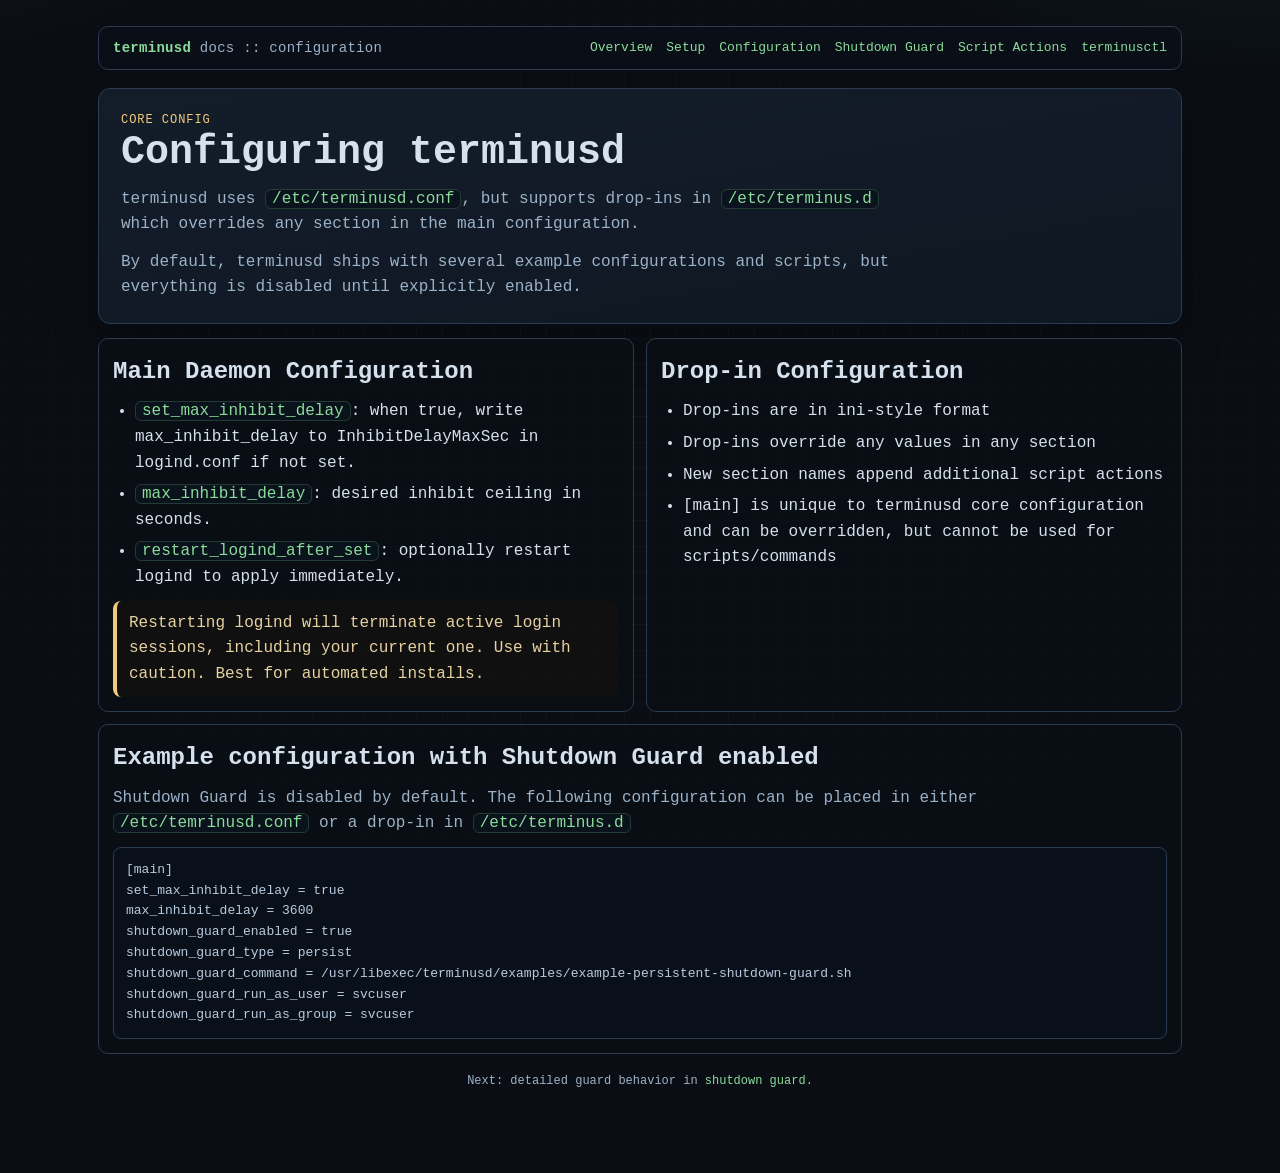
<file: docs/configuration.html>
<!doctype html>
<html lang="en">
<head>
  <meta charset="utf-8">
  <meta name="viewport" content="width=device-width, initial-scale=1">
  <title>terminusd Docs - Configuration</title>
  <meta name="description" content="Core configuration keys for terminusd [main] section.">
  <link rel="stylesheet" href="assets/style.css">
<!-- Google tag (gtag.js) -->
<script async src="https://www.googletagmanager.com/gtag/js?id=G-PKZZ3B1RT5"></script>
<script>
  window.dataLayer = window.dataLayer || [];
  function gtag(){dataLayer.push(arguments);}
  gtag('js', new Date());

  gtag('config', 'G-PKZZ3B1RT5');
</script>
</head>
<body>
  <div class="shell-grid"></div>
  <main class="wrap">
    <header class="topbar">
      <div class="brand"><strong><a href="index.html">terminusd</a></strong> docs :: configuration</div>
      <nav class="nav-links">
        <a href="overview.html">Overview</a>
        <a href="setup.html">Setup</a>
        <a href="configuration.html">Configuration</a>
        <a href="shutdown-guard.html">Shutdown Guard</a>
        <a href="scripts.html">Script Actions</a>
        <a href="terminusctl.html">terminusctl</a>
      </nav>
    </header>

    <section class="hero">
      <div class="kicker">Core Config</div>
      <h1>Configuring terminusd</h1>
      <p>terminusd uses <code>/etc/terminusd.conf</code>, but supports drop-ins in <code>/etc/terminus.d</code> which overrides any section in the main configuration.</p>
      <p>By default, terminusd ships with several example configurations and scripts, but everything is disabled until explicitly enabled.</p>
    </section>

    <section class="grid">
      <article class="card span-6">
        <h2>Main Daemon Configuration</h2>
        <ul>
          <li><code>set_max_inhibit_delay</code>: when true, write max_inhibit_delay to InhibitDelayMaxSec in logind.conf if not set.</li>
          <li><code>max_inhibit_delay</code>: desired inhibit ceiling in seconds.</li>
          <li><code>restart_logind_after_set</code>: optionally restart logind to apply immediately.</li>
        </ul>
        <div class="callout">Restarting logind will terminate active login sessions, including your current one. Use with caution. Best for automated installs.</div>
      </article>

      <article class="card span-6">
        <h2>Drop-in Configuration</h2>
        <ul>
          <li>Drop-ins are in ini-style format</li>
          <li>Drop-ins override any values in any section</li>
          <li>New section names append additional script actions</li>
          <li>[main] is unique to terminusd core configuration and can be overridden, but cannot be used for scripts/commands</li>
        </ul>
      </article>

      <article class="card span-12">
        <h2>Example configuration with Shutdown Guard enabled</h2>
        <p>Shutdown Guard is disabled by default. The following configuration can be placed in either <code>/etc/temrinusd.conf</code> or a drop-in in <code>/etc/terminus.d</code></p>
        <pre><code>[main]
set_max_inhibit_delay = true
max_inhibit_delay = 3600
shutdown_guard_enabled = true
shutdown_guard_type = persist
shutdown_guard_command = /usr/libexec/terminusd/examples/example-persistent-shutdown-guard.sh
shutdown_guard_run_as_user = svcuser
shutdown_guard_run_as_group = svcuser</code></pre>
      </article>
    </section>

    <p class="footer">Next: detailed guard behavior in <a href="shutdown-guard.html">shutdown guard</a>.</p>
  </main>
</body>
</html>
</file>
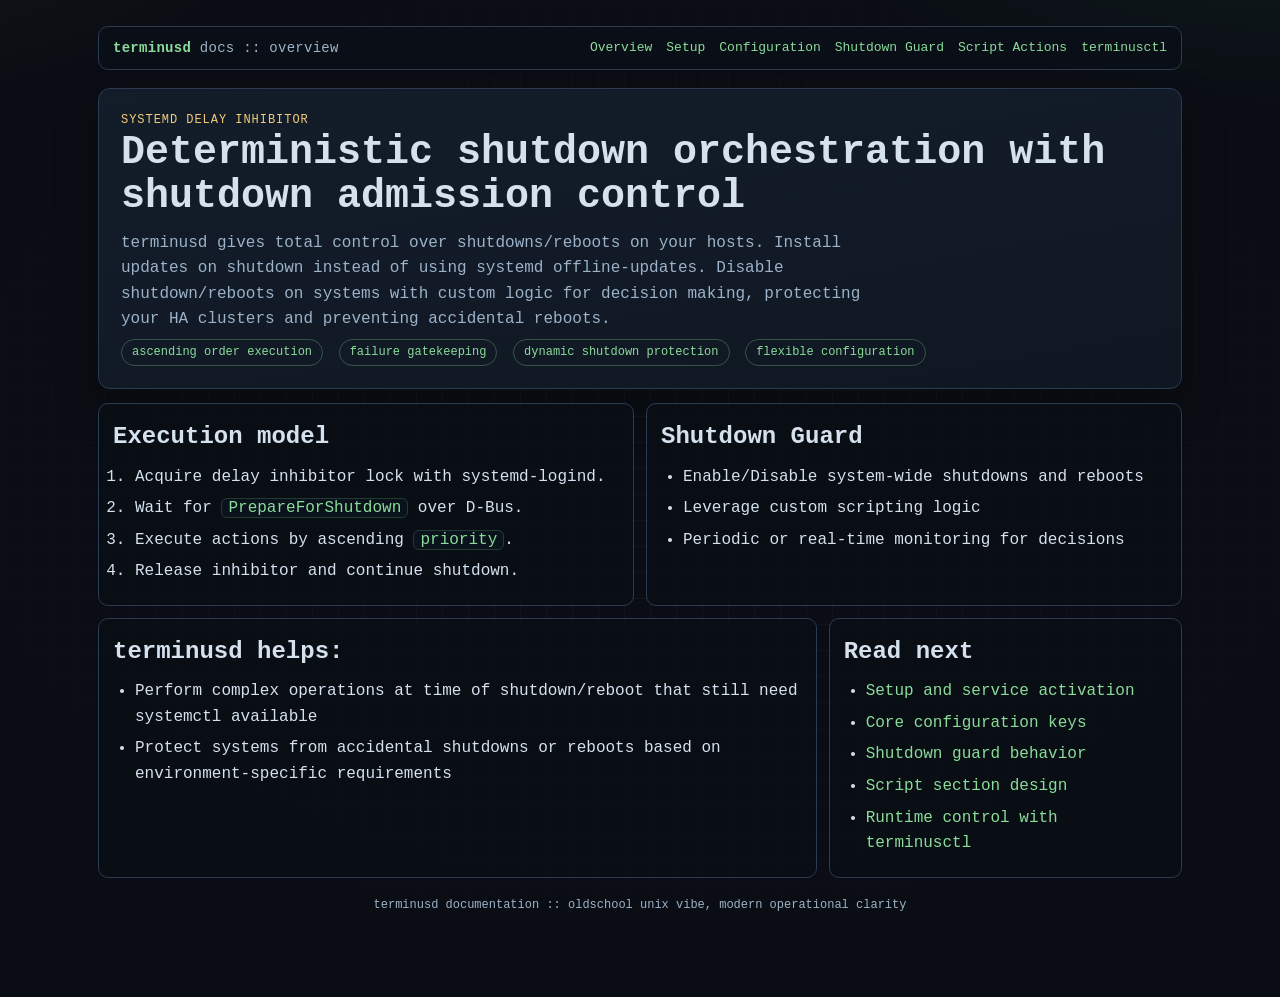
<file: docs/overview.html>
<!doctype html>
<html lang="en">
<head>
  <meta charset="utf-8">
  <meta name="viewport" content="width=device-width, initial-scale=1">
  <title>terminusd Docs - Overview</title>
  <meta name="description" content="Overview documentation for terminusd: shutdown orchestration, guard behavior, and runtime control.">
  <link rel="stylesheet" href="assets/style.css">
<!-- Google tag (gtag.js) -->
<script async src="https://www.googletagmanager.com/gtag/js?id=G-PKZZ3B1RT5"></script>
<script>
  window.dataLayer = window.dataLayer || [];
  function gtag(){dataLayer.push(arguments);}
  gtag('js', new Date());

  gtag('config', 'G-PKZZ3B1RT5');
</script>
</head>
<body>
  <div class="shell-grid"></div>
  <main class="wrap">
    <header class="topbar">
      <div class="brand"><strong><a href="index.html"">terminusd</a></strong> docs :: overview</div>
      <nav class="nav-links">
        <a href="overview.html">Overview</a>
        <a href="setup.html">Setup</a>
        <a href="configuration.html">Configuration</a>
        <a href="shutdown-guard.html">Shutdown Guard</a>
        <a href="scripts.html">Script Actions</a>
        <a href="terminusctl.html">terminusctl</a>
      </nav>
    </header>

    <section class="hero">
      <div class="kicker">Systemd Delay Inhibitor</div>
      <h1>Deterministic shutdown orchestration with shutdown admission control</h1>
      <p>terminusd gives total control over shutdowns/reboots on your hosts. Install updates on shutdown instead of using systemd offline-updates. Disable shutdown/reboots on systems with custom logic for decision making, protecting your HA clusters and preventing accidental reboots.</p>
      <span class="badge">ascending order execution</span>
      <span class="badge">failure gatekeeping</span>
      <span class="badge">dynamic shutdown protection</span>
      <span class="badge">flexible configuration</span>
    </section>

    <section class="grid">
      <article class="card span-6">
        <h2>Execution model</h2>
        <ol>
          <li>Acquire delay inhibitor lock with systemd-logind.</li>
          <li>Wait for <code>PrepareForShutdown</code> over D-Bus.</li>
          <li>Execute actions by ascending <code>priority</code>.</li>
          <li>Release inhibitor and continue shutdown.</li>
        </ol>
      </article>

      <article class="card span-6">
        <h2>Shutdown Guard</h2>
        <ul>
          <li>Enable/Disable system-wide shutdowns and reboots</li>
          <li>Leverage custom scripting logic</li>
          <li>Periodic or real-time monitoring for decisions</li>
        </ul>
      </article>

      <article class="card span-8">
        <h2>terminusd helps:</h2>
        <ul>
          <li>Perform complex operations at time of shutdown/reboot that still need systemctl available</li>
          <li>Protect systems from accidental shutdowns or reboots based on environment-specific requirements</li>
        </ul>
      </article>

      <article class="card span-4">
        <h2>Read next</h2>
        <ul>
          <li><a href="setup.html">Setup and service activation</a></li>
          <li><a href="configuration.html">Core configuration keys</a></li>
          <li><a href="shutdown-guard.html">Shutdown guard behavior</a></li>
          <li><a href="scripts.html">Script section design</a></li>
          <li><a href="terminusctl.html">Runtime control with terminusctl</a></li>
        </ul>
      </article>
    </section>

    <p class="footer">terminusd documentation :: oldschool unix vibe, modern operational clarity</p>
  </main>
</body>
</html>
</file>
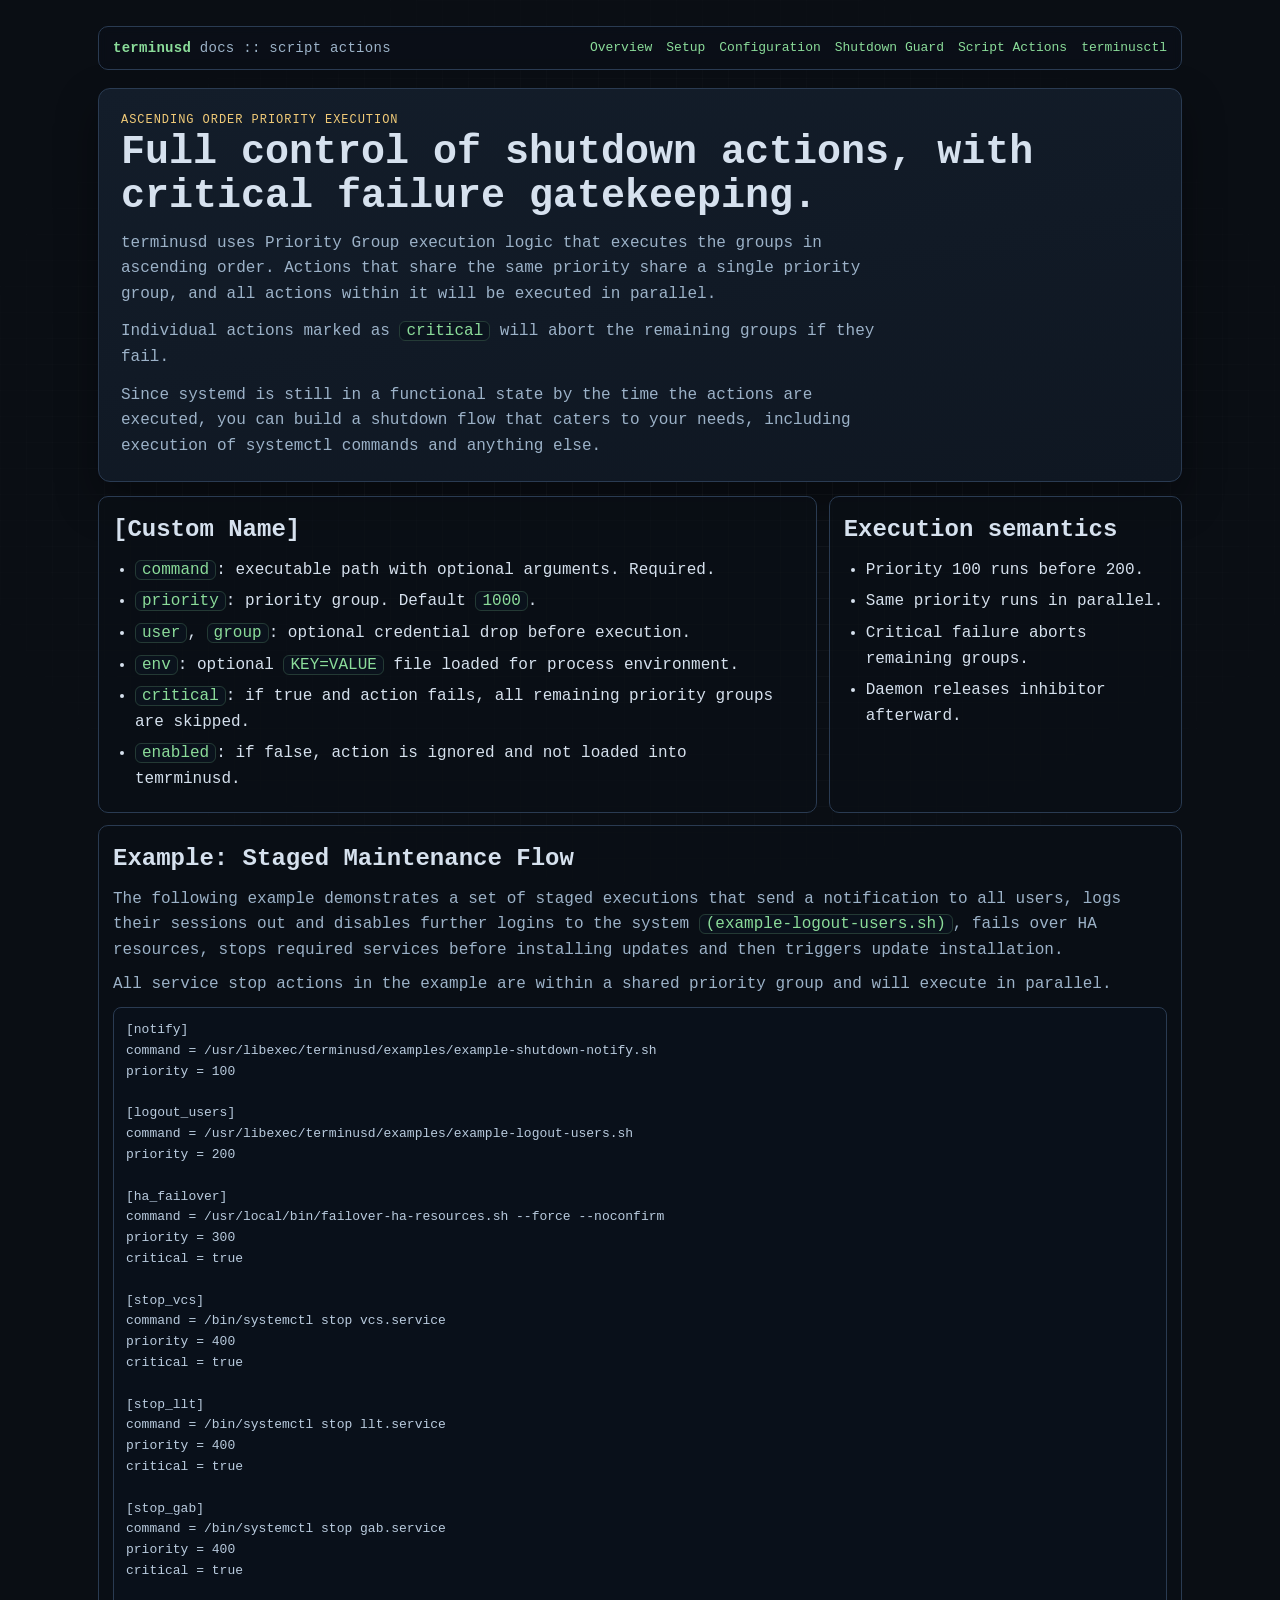
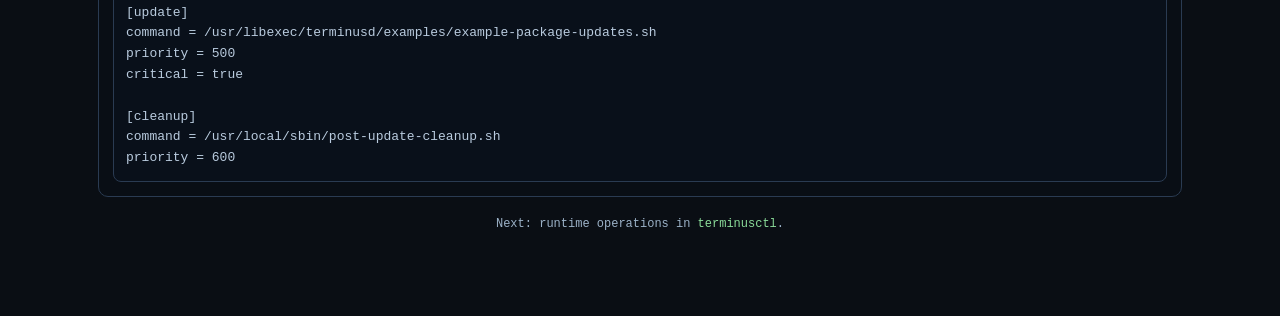
<file: docs/scripts.html>
<!doctype html>
<html lang="en">
<head>
  <meta charset="utf-8">
  <meta name="viewport" content="width=device-width, initial-scale=1">
  <title>terminusd Docs - Script Actions</title>
  <meta name="description" content="Script section configuration and execution semantics for terminusd.">
  <link rel="stylesheet" href="assets/style.css">
<!-- Google tag (gtag.js) -->
<script async src="https://www.googletagmanager.com/gtag/js?id=G-PKZZ3B1RT5"></script>
<script>
  window.dataLayer = window.dataLayer || [];
  function gtag(){dataLayer.push(arguments);}
  gtag('js', new Date());

  gtag('config', 'G-PKZZ3B1RT5');
</script>
</head>
<body>
  <div class="shell-grid"></div>
  <main class="wrap">
    <header class="topbar">
      <div class="brand"><strong><a href="index.html">terminusd</a></strong> docs :: script actions</div>
      <nav class="nav-links">
        <a href="overview.html">Overview</a>
        <a href="setup.html">Setup</a>
        <a href="configuration.html">Configuration</a>
        <a href="shutdown-guard.html">Shutdown Guard</a>
        <a href="scripts.html">Script Actions</a>
        <a href="terminusctl.html">terminusctl</a>
      </nav>
    </header>

    <section class="hero">
      <div class="kicker">Ascending Order Priority Execution</div>
      <h1>Full control of shutdown actions, with critical failure gatekeeping.</h1>
      <p>terminusd uses Priority Group execution logic that executes the groups in ascending order. Actions that share the same priority share a single priority group, and all actions within it will be executed in parallel.</p>
      <p>Individual actions marked as <code>critical</code> will abort the remaining groups if they fail.</p>
      <p>Since systemd is still in a functional state by the time the actions are executed, you can build a shutdown flow that caters to your needs, including execution of systemctl commands and anything else.</p>
    </section>

    <section class="grid">
      <article class="card span-8">
        <h2>[Custom Name]</h2>
        <ul>
          <li><code>command</code>: executable path with optional arguments. Required.</li>
          <li><code>priority</code>: priority group. Default <code>1000</code>.</li>
          <li><code>user</code>, <code>group</code>: optional credential drop before execution.</li>
          <li><code>env</code>: optional <code>KEY=VALUE</code> file loaded for process environment.</li>
          <li><code>critical</code>: if true and action fails, all remaining priority groups are skipped.</li>
          <li><code>enabled</code>: if false, action is ignored and not loaded into temrminusd.</li>
        </ul>
      </article>

      <article class="card span-4">
        <h2>Execution semantics</h2>
        <ul>
          <li>Priority 100 runs before 200.</li>
          <li>Same priority runs in parallel.</li>
          <li>Critical failure aborts remaining groups.</li>
          <li>Daemon releases inhibitor afterward.</li>
        </ul>
      </article>

      <article class="card span-12">
        <h2>Example: Staged Maintenance Flow</h2>
        <p>The following example demonstrates a set of staged executions that send a notification to all users, logs their sessions out and disables further logins to the system <code>(example-logout-users.sh)</code></code>, fails over HA resources, stops required services before installing updates and then triggers update installation.</p>
        <p>All service stop actions in the example are within a shared priority group and will execute in parallel.</p>

        <pre><code>[notify]
command = /usr/libexec/terminusd/examples/example-shutdown-notify.sh
priority = 100

[logout_users]
command = /usr/libexec/terminusd/examples/example-logout-users.sh
priority = 200

[ha_failover]
command = /usr/local/bin/failover-ha-resources.sh --force --noconfirm
priority = 300
critical = true

[stop_vcs]
command = /bin/systemctl stop vcs.service
priority = 400
critical = true

[stop_llt]
command = /bin/systemctl stop llt.service
priority = 400
critical = true

[stop_gab]
command = /bin/systemctl stop gab.service
priority = 400
critical = true

[update]
command = /usr/libexec/terminusd/examples/example-package-updates.sh
priority = 500
critical = true

[cleanup]
command = /usr/local/sbin/post-update-cleanup.sh
priority = 600
</code></pre>
      </article>
    </section>

    <p class="footer">Next: runtime operations in <a href="terminusctl.html">terminusctl</a>.</p>
  </main>
</body>
</html>
</file>
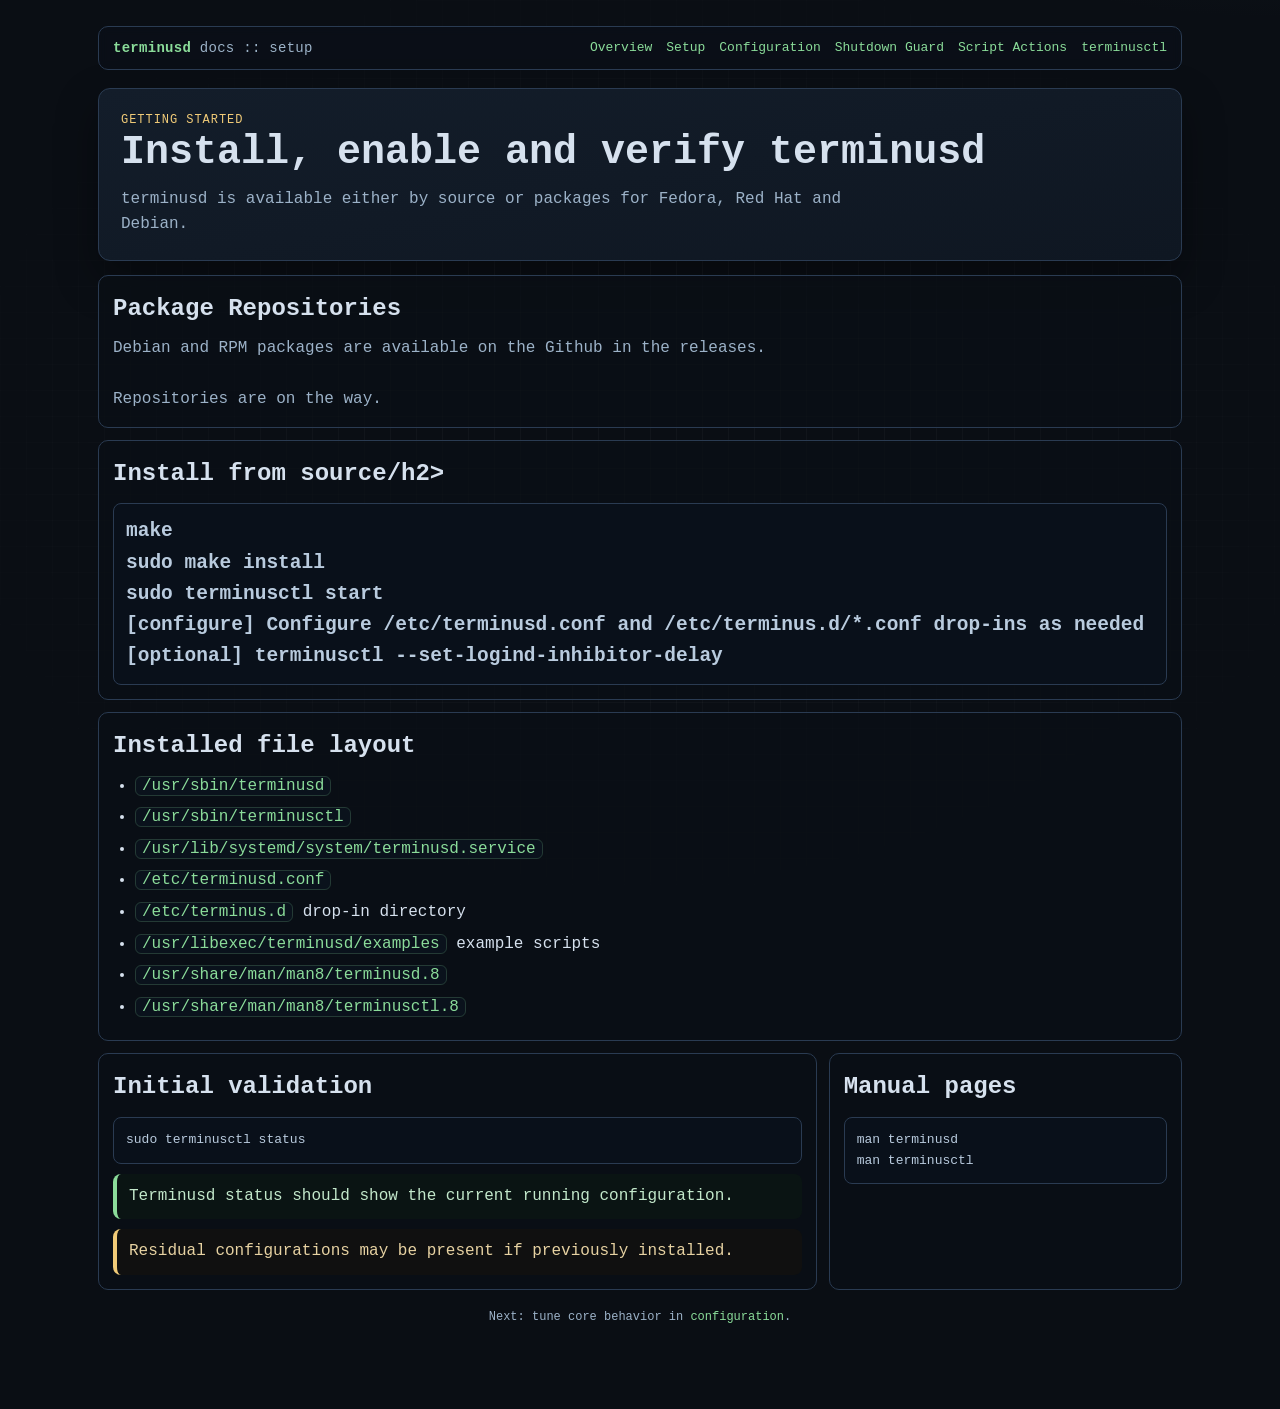
<file: docs/setup.html>
<!doctype html>
<html lang="en">
<head>
  <meta charset="utf-8">
  <meta name="viewport" content="width=device-width, initial-scale=1">
  <title>terminusd Docs - Setup</title>
  <meta name="description" content="Setup guide for installing and starting terminusd.">
  <link rel="stylesheet" href="assets/style.css">
<!-- Google tag (gtag.js) -->
<script async src="https://www.googletagmanager.com/gtag/js?id=G-PKZZ3B1RT5"></script>
<script>
  window.dataLayer = window.dataLayer || [];
  function gtag(){dataLayer.push(arguments);}
  gtag('js', new Date());

  gtag('config', 'G-PKZZ3B1RT5');
</script>
</head>
<body>
  <div class="shell-grid"></div>
  <main class="wrap">
    <header class="topbar">
      <div class="brand"><strong><a href="index.html">terminusd</a></strong> docs :: setup</div>
      <nav class="nav-links">
        <a href="overview.html">Overview</a>
        <a href="setup.html">Setup</a>
        <a href="configuration.html">Configuration</a>
        <a href="shutdown-guard.html">Shutdown Guard</a>
        <a href="scripts.html">Script Actions</a>
        <a href="terminusctl.html">terminusctl</a>
      </nav>
    </header>

    <section class="hero">
      <div class="kicker">Getting Started</div>
      <h1>Install, enable and verify terminusd</h1>
      <p>terminusd is available either by source or packages for Fedora, Red Hat and Debian.</p>
    </section>

    <section class="grid">
      <article class="card span-12">
        <h2>Package Repositories</h2>
        <p>Debian and RPM packages are available on the Github in the releases.<br><br>Repositories are on the way.</p>
      </article>
      <article class="card span-12">
        <h2>Install from source/h2>
        <pre><code>make
sudo make install
sudo terminusctl start
[configure] Configure <code>/etc/terminusd.conf</code> and <code>/etc/terminus.d/*.conf</code> drop-ins as needed
[optional] terminusctl --set-logind-inhibitor-delay</code></pre>
      </article>

      <article class="card span-12">
        <h2>Installed file layout</h2>
        <ul>
          <li><code>/usr/sbin/terminusd</code></li>
          <li><code>/usr/sbin/terminusctl</code></li>
          <li><code>/usr/lib/systemd/system/terminusd.service</code></li>
          <li><code>/etc/terminusd.conf</code></li>
          <li><code>/etc/terminus.d</code> drop-in directory</li>
          <li><code>/usr/libexec/terminusd/examples</code> example scripts</li>
          <li><code>/usr/share/man/man8/terminusd.8</code></li>
          <li><code>/usr/share/man/man8/terminusctl.8</code></li>
        </ul>
      </article>

      <article class="card span-8">
        <h2>Initial validation</h2>
        <pre><code>sudo terminusctl status</code></pre>
        <div class="note">Terminusd status should show the current running configuration.</div>
        <div class="callout">Residual configurations may be present if previously installed.</div>
      </article>

      <article class="card span-4">
        <h2>Manual pages</h2>
        <pre><code>man terminusd
man terminusctl</code></pre>
      </article>
    </section>

    <p class="footer">Next: tune core behavior in <a href="configuration.html">configuration</a>.</p>
  </main>
</body>
</html>
</file>
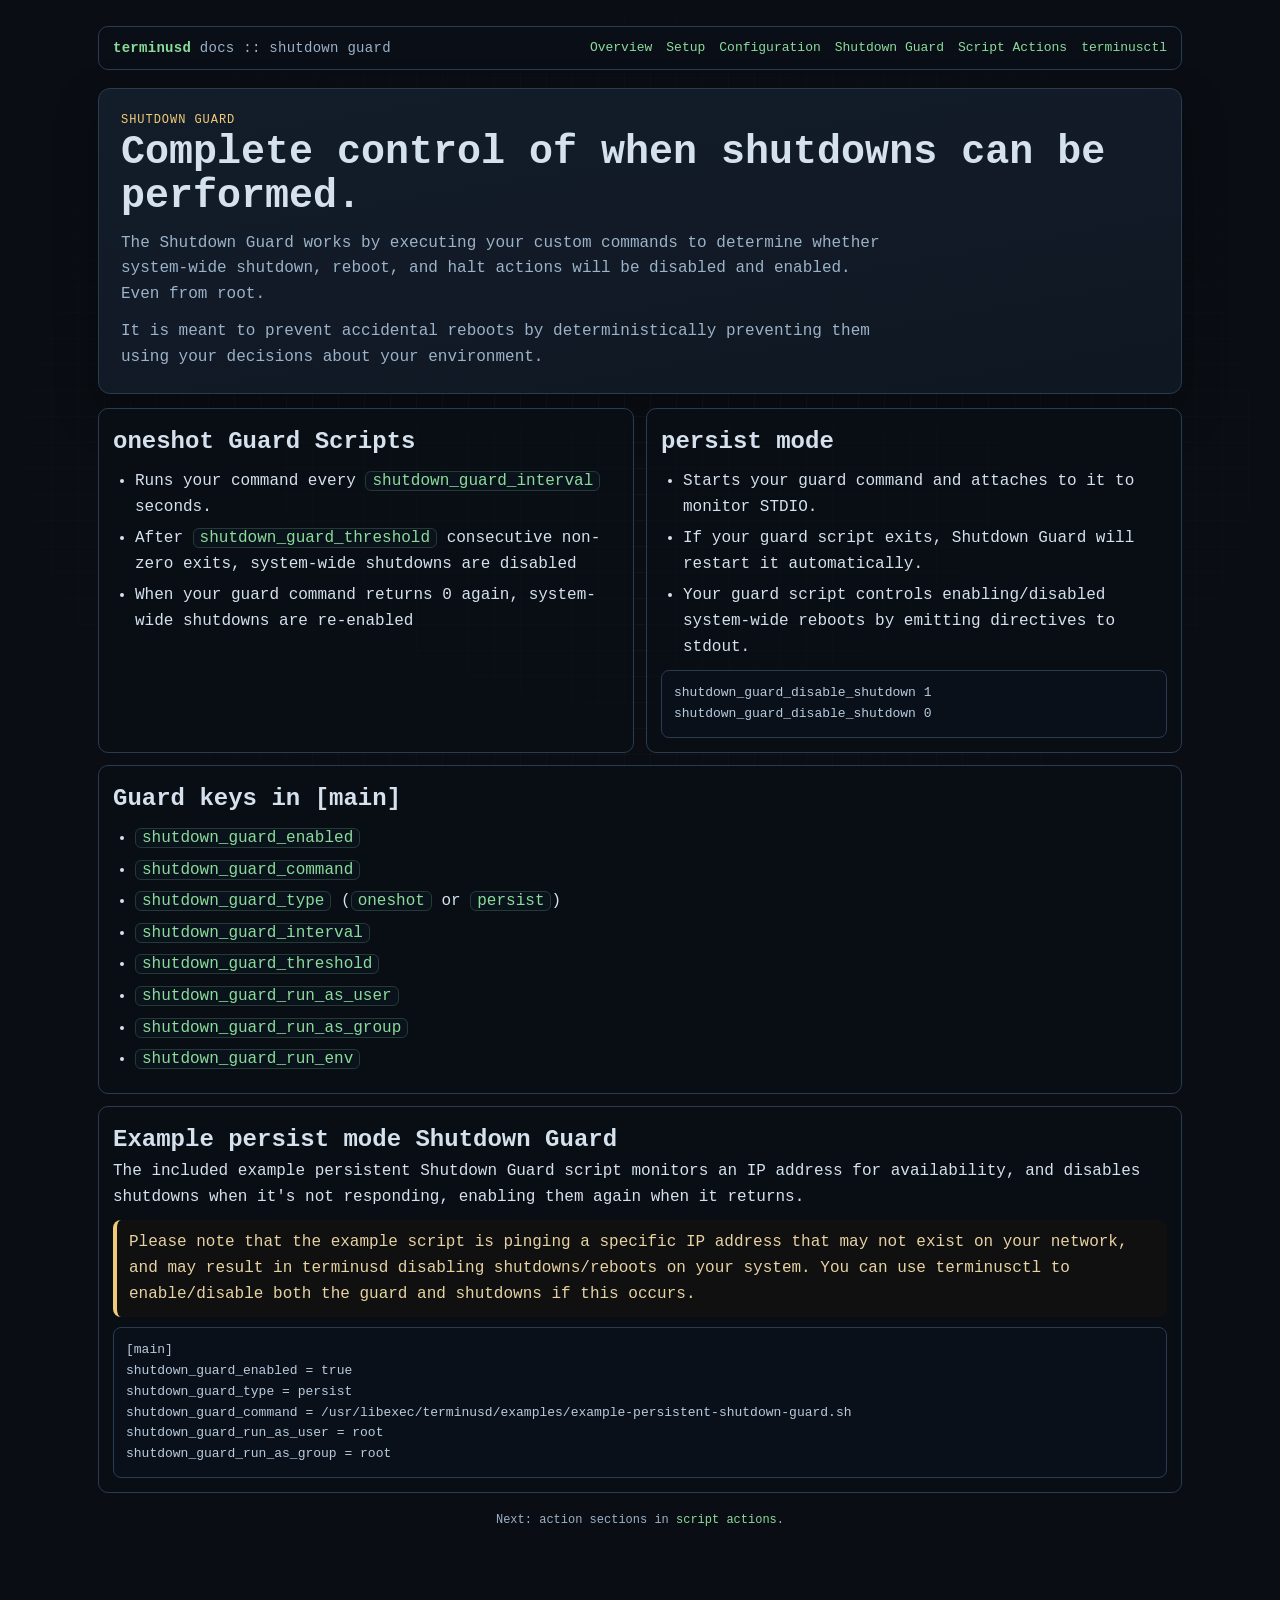
<file: docs/shutdown-guard.html>
<!doctype html>
<html lang="en">
<head>
  <meta charset="utf-8">
  <meta name="viewport" content="width=device-width, initial-scale=1">
  <title>terminusd Docs - Shutdown Guard</title>
  <meta name="description" content="Shutdown guard modes and deterministic shutdown enable/disable controls.">
  <link rel="stylesheet" href="assets/style.css">
<!-- Google tag (gtag.js) -->
<script async src="https://www.googletagmanager.com/gtag/js?id=G-PKZZ3B1RT5"></script>
<script>
  window.dataLayer = window.dataLayer || [];
  function gtag(){dataLayer.push(arguments);}
  gtag('js', new Date());

  gtag('config', 'G-PKZZ3B1RT5');
</script>
</head>
<body>
  <div class="shell-grid"></div>
  <main class="wrap">
    <header class="topbar">
      <div class="brand"><strong><a href="index.html">terminusd</a></strong> docs :: shutdown guard</div>
      <nav class="nav-links">
        <a href="overview.html">Overview</a>
        <a href="setup.html">Setup</a>
        <a href="configuration.html">Configuration</a>
        <a href="shutdown-guard.html">Shutdown Guard</a>
        <a href="scripts.html">Script Actions</a>
        <a href="terminusctl.html">terminusctl</a>
      </nav>
    </header>

    <section class="hero">
      <div class="kicker">Shutdown Guard</div>
      <h1>Complete control of when shutdowns can be performed.</h1>
      <p>The Shutdown Guard works by executing your custom commands to determine whether system-wide shutdown, reboot, and halt actions will be disabled and enabled. Even from root. </p>
      <p>It is meant to prevent accidental reboots by deterministically preventing them using your decisions about your environment.</p>
    </section>

    <section class="grid">
      <article class="card span-6">
        <h2>oneshot Guard Scripts</h2>
        <ul>
          <li>Runs your command every <code>shutdown_guard_interval</code> seconds.</li>
          <li>After <code>shutdown_guard_threshold</code> consecutive non-zero exits, system-wide shutdowns are disabled</li>
          <li>When your guard command returns 0 again, system-wide shutdowns are re-enabled</li>
        </ul>
      </article>

      <article class="card span-6">
        <h2>persist mode</h2>
        <ul>
          <li>Starts your guard command and attaches to it to monitor STDIO.</li>
          <li>If your guard script exits, Shutdown Guard will restart it automatically.</li>
          <li>Your guard script controls enabling/disabled system-wide reboots by emitting directives to stdout.</li>
        </ul>
        <pre><code>shutdown_guard_disable_shutdown 1
shutdown_guard_disable_shutdown 0</code></pre>
      </article>

      <article class="card span-12">
        <h2>Guard keys in [main]</h2>
        <ul>
          <li><code>shutdown_guard_enabled</code></li>
          <li><code>shutdown_guard_command</code></li>
          <li><code>shutdown_guard_type</code> (<code>oneshot</code> or <code>persist</code>)</li>
          <li><code>shutdown_guard_interval</code></li>
          <li><code>shutdown_guard_threshold</code></li>
          <li><code>shutdown_guard_run_as_user</code></li>
          <li><code>shutdown_guard_run_as_group</code></li>
          <li><code>shutdown_guard_run_env</code></li>
        </ul>
      </article>

      <article class="card span-12">
        <h2>Example persist mode Shutdown Guard</h2>
        The included example persistent Shutdown Guard script monitors an IP address for availability, and disables shutdowns when it's not responding, enabling them again when it returns.
        <div class="callout">Please note that the example script is pinging a specific IP address that may not exist on your network, and may result in terminusd disabling shutdowns/reboots on your system. You can use terminusctl to enable/disable both the guard and shutdowns if this occurs.</div>
        <pre><code>[main]
shutdown_guard_enabled = true
shutdown_guard_type = persist
shutdown_guard_command = /usr/libexec/terminusd/examples/example-persistent-shutdown-guard.sh
shutdown_guard_run_as_user = root
shutdown_guard_run_as_group = root</code></pre>
      </article>
    </section>

    <p class="footer">Next: action sections in <a href="scripts.html">script actions</a>.</p>
  </main>
</body>
</html>
</file>
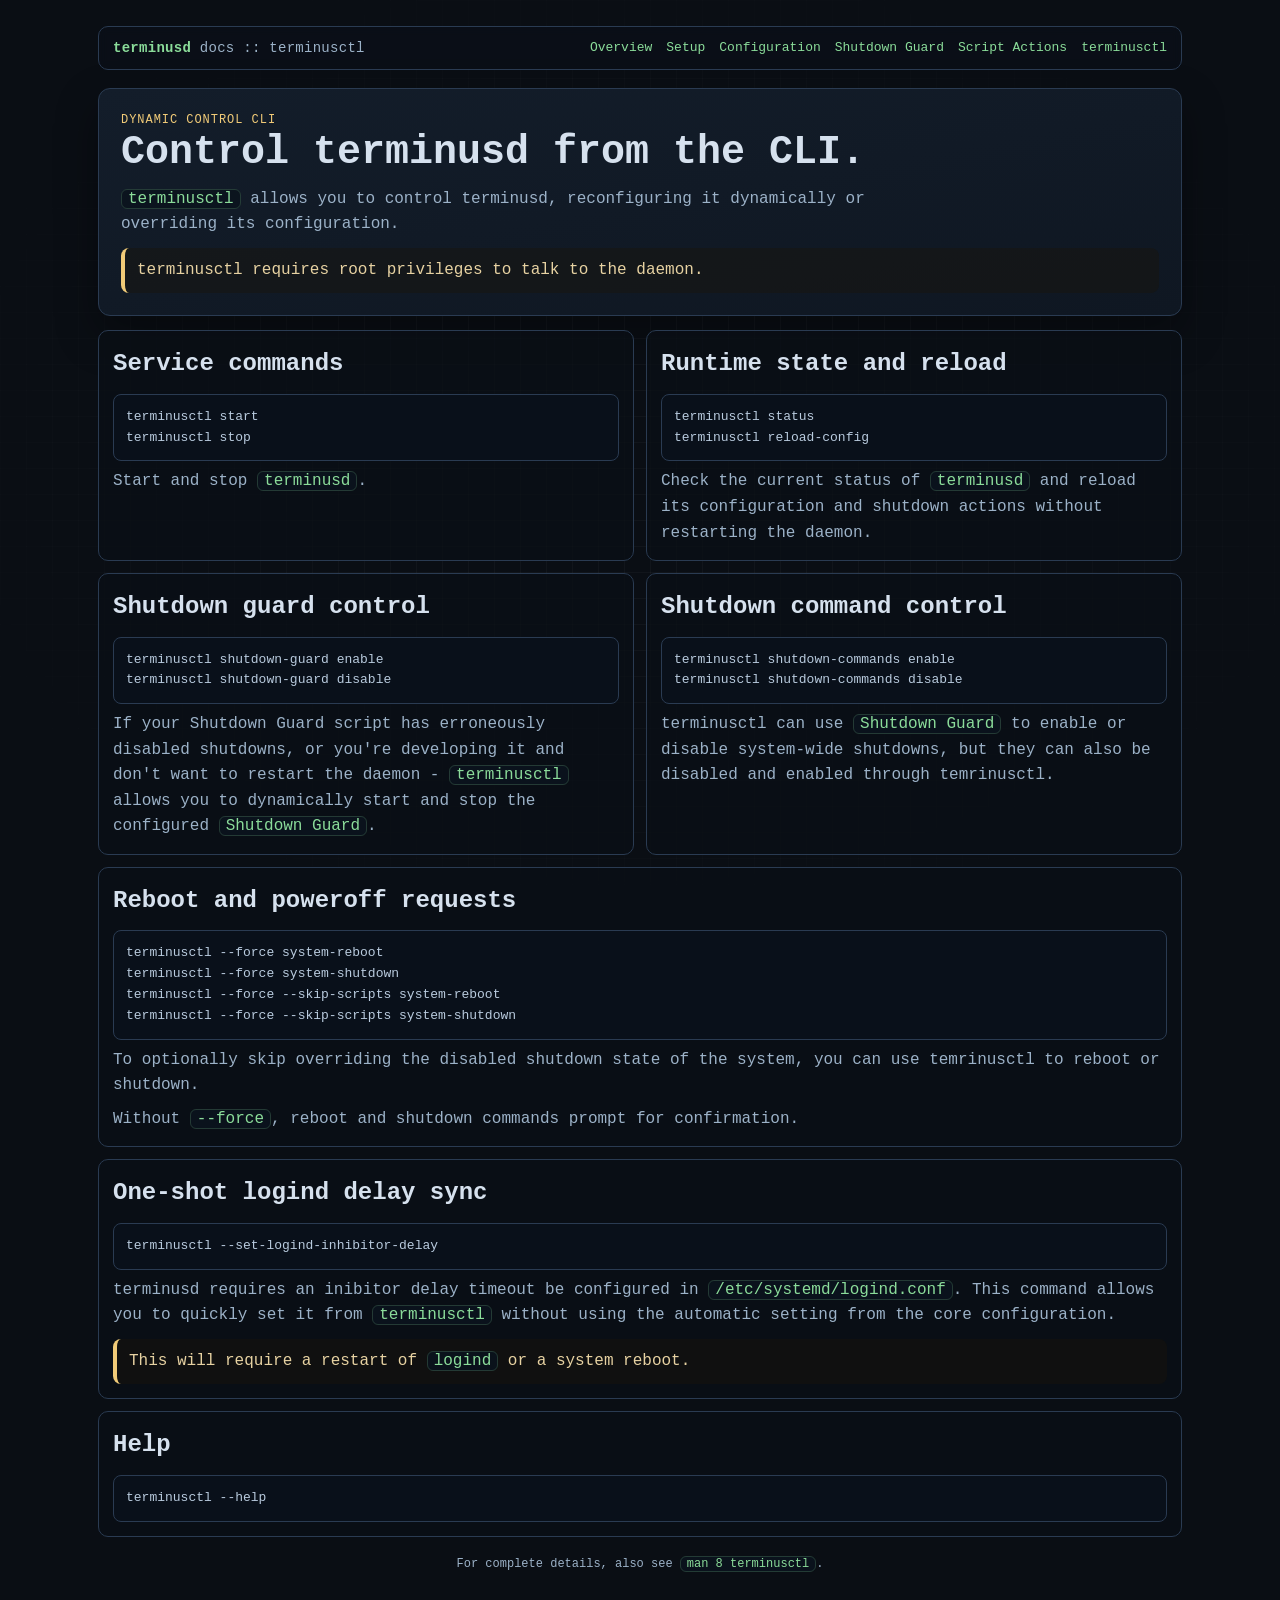
<file: docs/terminusctl.html>
<!doctype html>
<html lang="en">
<head>
  <meta charset="utf-8">
  <meta name="viewport" content="width=device-width, initial-scale=1">
  <title>terminusd Docs - terminusctl</title>
  <meta name="description" content="terminusctl command reference for runtime daemon control.">
  <link rel="stylesheet" href="assets/style.css">
<!-- Google tag (gtag.js) -->
<script async src="https://www.googletagmanager.com/gtag/js?id=G-PKZZ3B1RT5"></script>
<script>
  window.dataLayer = window.dataLayer || [];
  function gtag(){dataLayer.push(arguments);}
  gtag('js', new Date());

  gtag('config', 'G-PKZZ3B1RT5');
</script>
</head>
<body>
  <div class="shell-grid"></div>
  <main class="wrap">
    <header class="topbar">
      <div class="brand"><strong><a href="index.html">terminusd</a></strong> docs :: terminusctl</div>
      <nav class="nav-links">
        <a href="overview.html">Overview</a>
        <a href="setup.html">Setup</a>
        <a href="configuration.html">Configuration</a>
        <a href="shutdown-guard.html">Shutdown Guard</a>
        <a href="scripts.html">Script Actions</a>
        <a href="terminusctl.html">terminusctl</a>
      </nav>
    </header>

    <section class="hero">
      <div class="kicker">Dynamic Control CLI</div>
      <h1>Control terminusd from the CLI.</h1>
      <p><code>terminusctl</code> allows you to control terminusd, reconfiguring it dynamically or overriding its configuration.</p>
      <div class="callout">terminusctl requires root privileges to talk to the daemon.</div>
    </section>

    <section class="grid">
      <article class="card span-6">
        <h2>Service commands</h2>
        <pre><code>terminusctl start
terminusctl stop</code></pre>
<p>Start and stop <code>terminusd</code>.</p>
      </article>

      <article class="card span-6">
        <h2>Runtime state and reload</h2>
        <pre><code>terminusctl status
terminusctl reload-config</code></pre>
<p>Check the current status of <code>terminusd</code> and reload its configuration and shutdown actions without restarting the daemon.</p>
      </article>

      <article class="card span-6">
        <h2>Shutdown guard control</h2>
        <pre><code>terminusctl shutdown-guard enable
terminusctl shutdown-guard disable</code></pre>
<p>If your Shutdown Guard script has erroneously disabled shutdowns, or you're developing it and don't want to restart the daemon - <code>terminusctl</code> allows you to dynamically start and stop the configured <code>Shutdown Guard</code>.</p>
      </article>

      <article class="card span-6">
        <h2>Shutdown command control</h2>
        <pre><code>terminusctl shutdown-commands enable
terminusctl shutdown-commands disable</code></pre>
<p>terminusctl can use <code>Shutdown Guard</code> to enable or disable system-wide shutdowns, but they can also be disabled and enabled through temrinusctl.</p>
      </article>

      <article class="card span-12">
        <h2>Reboot and poweroff requests</h2>
        <pre><code>terminusctl --force system-reboot
terminusctl --force system-shutdown
terminusctl --force --skip-scripts system-reboot
terminusctl --force --skip-scripts system-shutdown</code></pre>
        <p>To optionally skip overriding the disabled shutdown state of the system, you can use temrinusctl to reboot or shutdown.</p>
        <p>Without <code>--force</code>, reboot and shutdown commands prompt for confirmation.</p>
      </article>

      <article class="card span-12">
        <h2>One-shot logind delay sync</h2>
        <pre><code>terminusctl --set-logind-inhibitor-delay</code></pre>
        <p>terminusd requires an inibitor delay timeout be configured in <code>/etc/systemd/logind.conf</code>. This command allows you to quickly set it from <code>terminusctl</code> without using the automatic setting from the core configuration.</p>
        <div class="callout">This will require a restart of <code>logind</code> or a system reboot.</div>

      </article>

      <article class="card span-12">
        <h2>Help</h2>
        <pre><code>terminusctl --help</code></pre>
      </article>
    </section>

    <p class="footer">For complete details, also see <code>man 8 terminusctl</code>.</p>
  </main>
</body>
</html>
</file>
<file: docs/assets/style.css>
:root {
  --bg: #0a0e14;
  --bg-2: #111823;
  --panel: #131d2a;
  --panel-2: #0f1722;
  --line: #2a3b52;
  --text: #d6e1ee;
  --muted: #9cb2c8;
  --accent: #8bdc9a;
  --accent-2: #f1cb78;
  --danger: #f28c8c;
  --radius: 12px;
  --shadow: 0 18px 42px rgba(0, 0, 0, 0.35);
}

* {
  box-sizing: border-box;
}

html,
body {
  margin: 0;
  padding: 0;
  color: var(--text);
  background:
    radial-gradient(900px 500px at 100% -20%, rgba(42, 77, 66, 0.32), transparent 60%),
    radial-gradient(900px 500px at -15% -20%, rgba(76, 62, 33, 0.25), transparent 60%),
    var(--bg);
  font-family: "IBM Plex Mono", "Liberation Mono", "Courier New", monospace;
  line-height: 1.6;
}

a {
  color: var(--accent);
  text-decoration: none;
}

a:hover {
  text-decoration: underline;
}

.shell-grid {
  position: fixed;
  inset: 0;
  pointer-events: none;
  background-image:
    linear-gradient(to right, rgba(255, 255, 255, 0.03) 1px, transparent 1px),
    linear-gradient(to bottom, rgba(255, 255, 255, 0.03) 1px, transparent 1px);
  background-size: 26px 26px;
  mask-image: radial-gradient(ellipse at center, black 30%, transparent 85%);
}

.wrap {
  position: relative;
  max-width: 1120px;
  margin: 0 auto;
  padding: 26px 18px 70px;
}

.topbar {
  display: flex;
  align-items: center;
  justify-content: space-between;
  gap: 10px;
  border: 1px solid var(--line);
  border-radius: 10px;
  padding: 10px 14px;
  background: rgba(11, 16, 24, 0.8);
  backdrop-filter: blur(5px);
}

.brand {
  font-size: 14px;
  letter-spacing: 0.02em;
  color: var(--muted);
}

.brand strong {
  color: var(--accent);
}

.nav-links {
  display: flex;
  gap: 14px;
  flex-wrap: wrap;
  justify-content: flex-end;
  font-size: 13px;
}

.hero {
  margin-top: 18px;
  border: 1px solid var(--line);
  border-radius: var(--radius);
  background: linear-gradient(170deg, var(--panel), var(--panel-2));
  padding: 22px;
  box-shadow: var(--shadow);
}

.hero h1 {
  margin: 0;
  font-size: clamp(22px, 3.5vw, 40px);
  line-height: 1.1;
}

.hero p {
  margin: 12px 0 0;
  color: var(--muted);
  max-width: 80ch;
}

.hero .kicker {
  color: var(--accent-2);
  font-size: 12px;
  letter-spacing: 0.08em;
  text-transform: uppercase;
}

.grid {
  margin-top: 14px;
  display: grid;
  grid-template-columns: repeat(12, minmax(0, 1fr));
  gap: 12px;
}

.card {
  border: 1px solid var(--line);
  border-radius: 10px;
  padding: 14px;
  background: rgba(10, 15, 22, 0.75);
}

.card h2,
.card h3 {
  margin: 0;
}

.card p {
  margin: 8px 0 0;
  color: var(--muted);
}

.span-4 { grid-column: span 4; }
.span-6 { grid-column: span 6; }
.span-8 { grid-column: span 8; }
.span-12 { grid-column: span 12; }

ul,
ol {
  margin: 8px 0 0;
  padding-left: 22px;
}

li {
  margin-bottom: 6px;
}

code {
  font-family: inherit;
  color: var(--accent);
  background: rgba(11, 19, 29, 0.9);
  border: 1px solid rgba(139, 220, 154, 0.2);
  border-radius: 6px;
  padding: 0 6px;
}

pre {
  margin: 10px 0 0;
  padding: 12px;
  border-radius: 8px;
  border: 1px solid var(--line);
  background: #09101a;
  color: #b9cbde;
  overflow-x: auto;
}

pre code {
  border: 0;
  background: transparent;
  color: inherit;
  padding: 0;
}

.callout {
  margin-top: 10px;
  border-left: 4px solid var(--accent-2);
  background: rgba(26, 22, 12, 0.45);
  border-radius: 8px;
  padding: 10px 12px;
  color: #e7d2a2;
}

.note {
  margin-top: 10px;
  border-left: 4px solid var(--accent);
  background: rgba(13, 29, 19, 0.5);
  border-radius: 8px;
  padding: 10px 12px;
  color: #c3e8cb;
}

.footer {
  margin-top: 18px;
  color: var(--muted);
  font-size: 12px;
  text-align: center;
}

.badge {
  display: inline-block;
  border: 1px solid rgba(139, 220, 154, 0.3);
  color: var(--accent);
  border-radius: 999px;
  padding: 3px 10px;
  font-size: 12px;
  margin-right: 6px;
  margin-top: 6px;
}

@media (max-width: 940px) {
  .span-4,
  .span-6,
  .span-8 {
    grid-column: span 12;
  }
}
</file>
